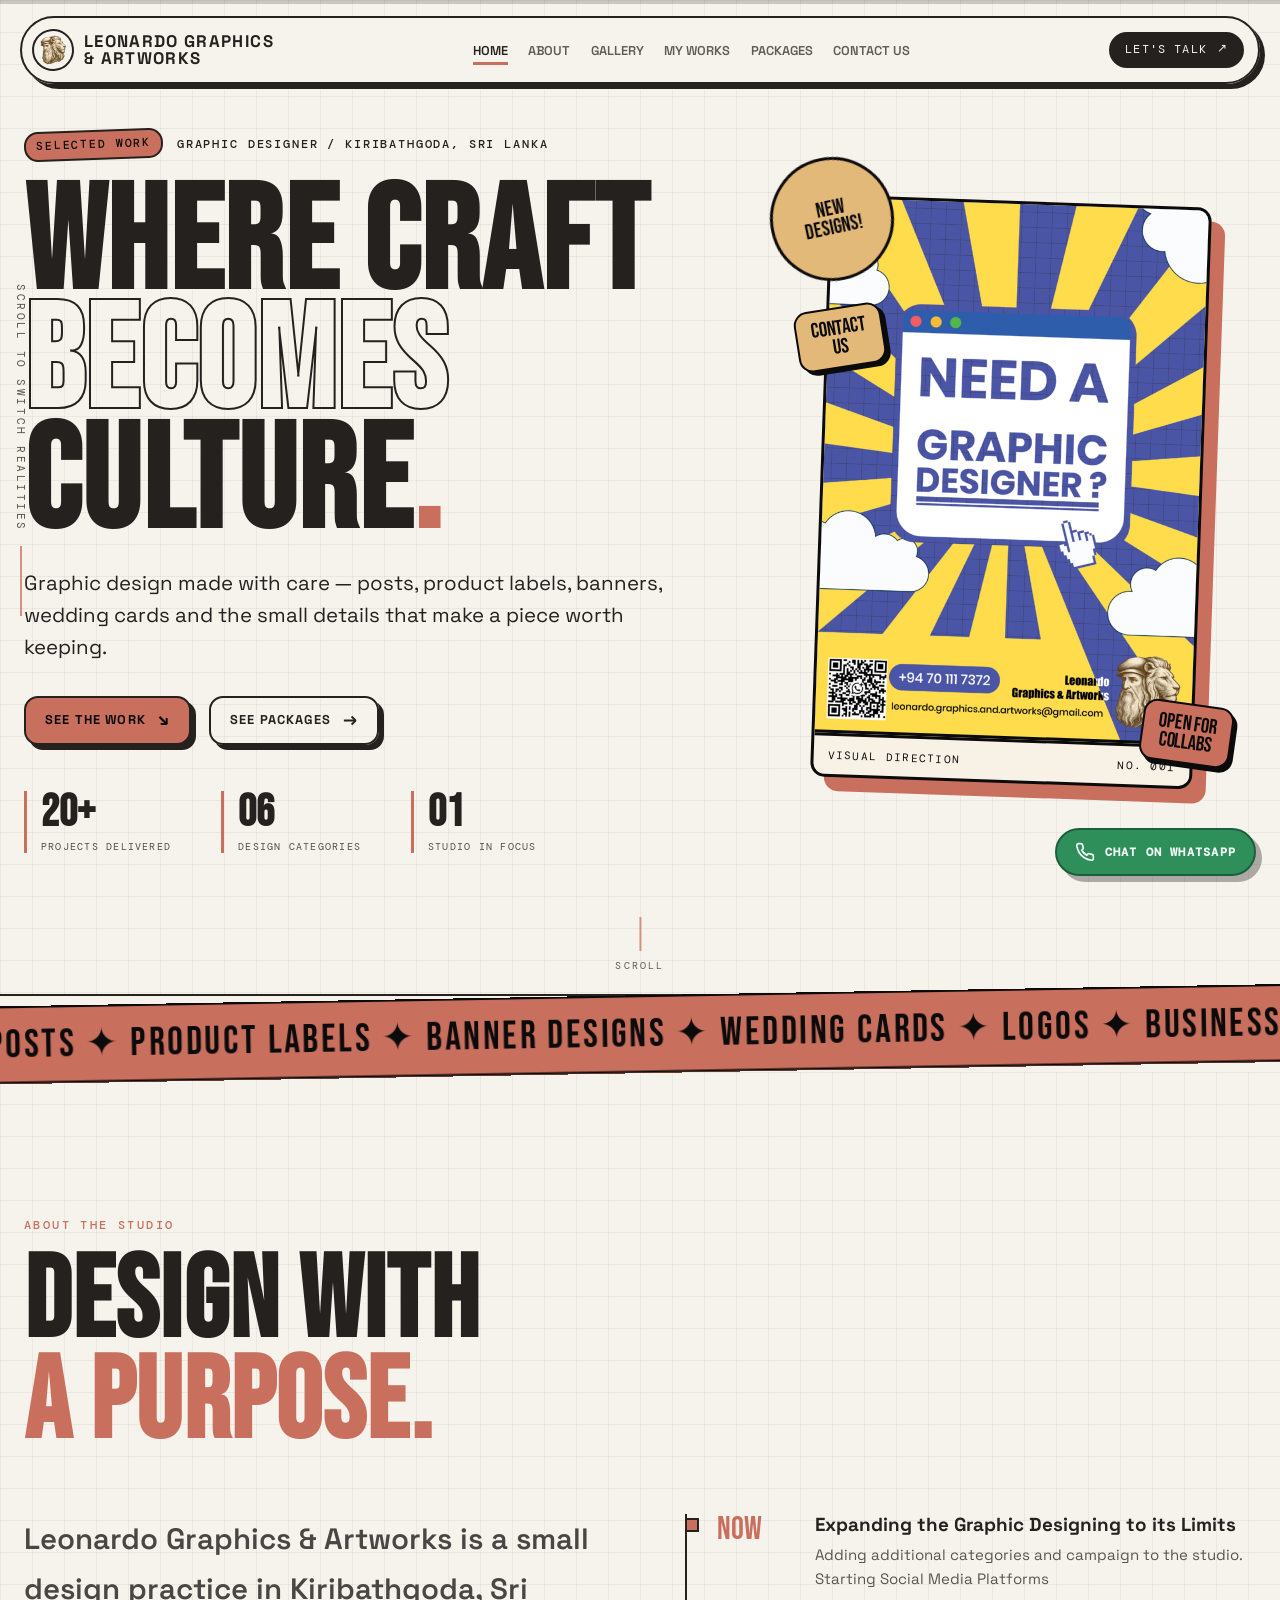
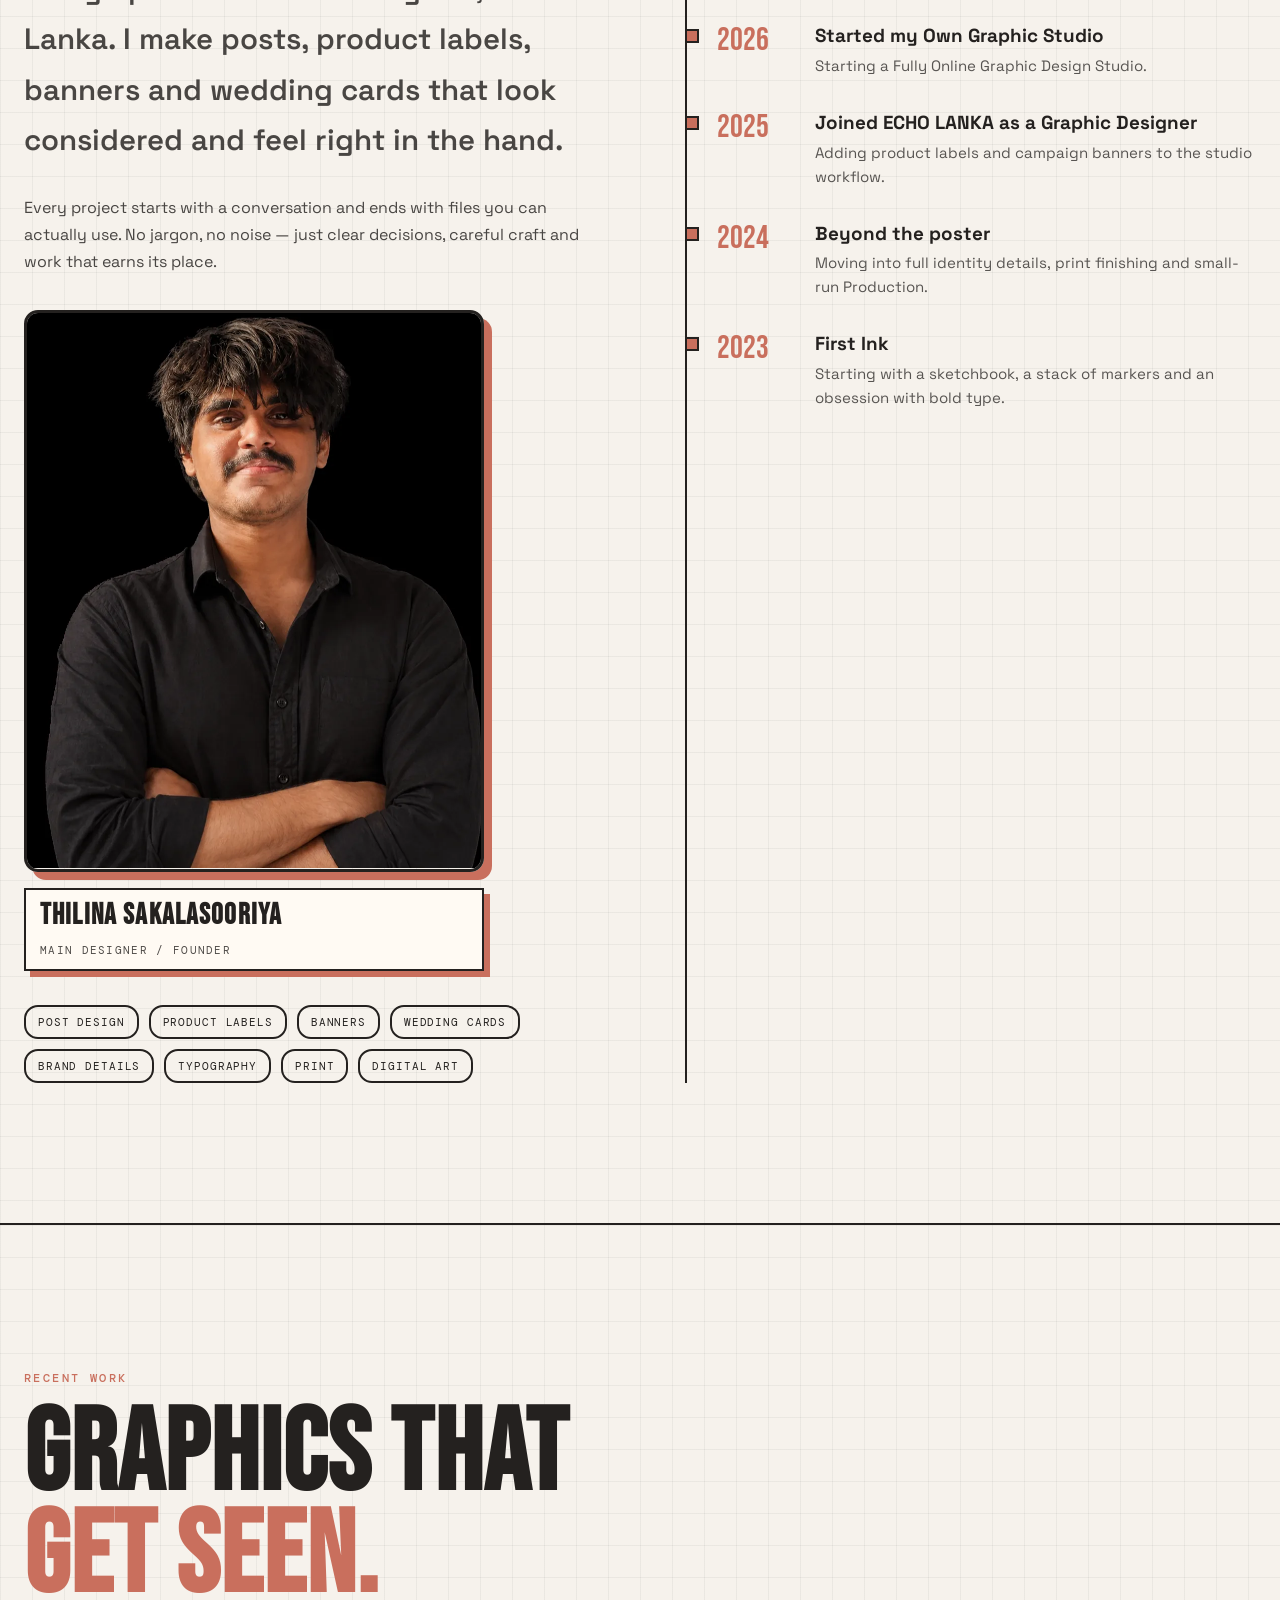
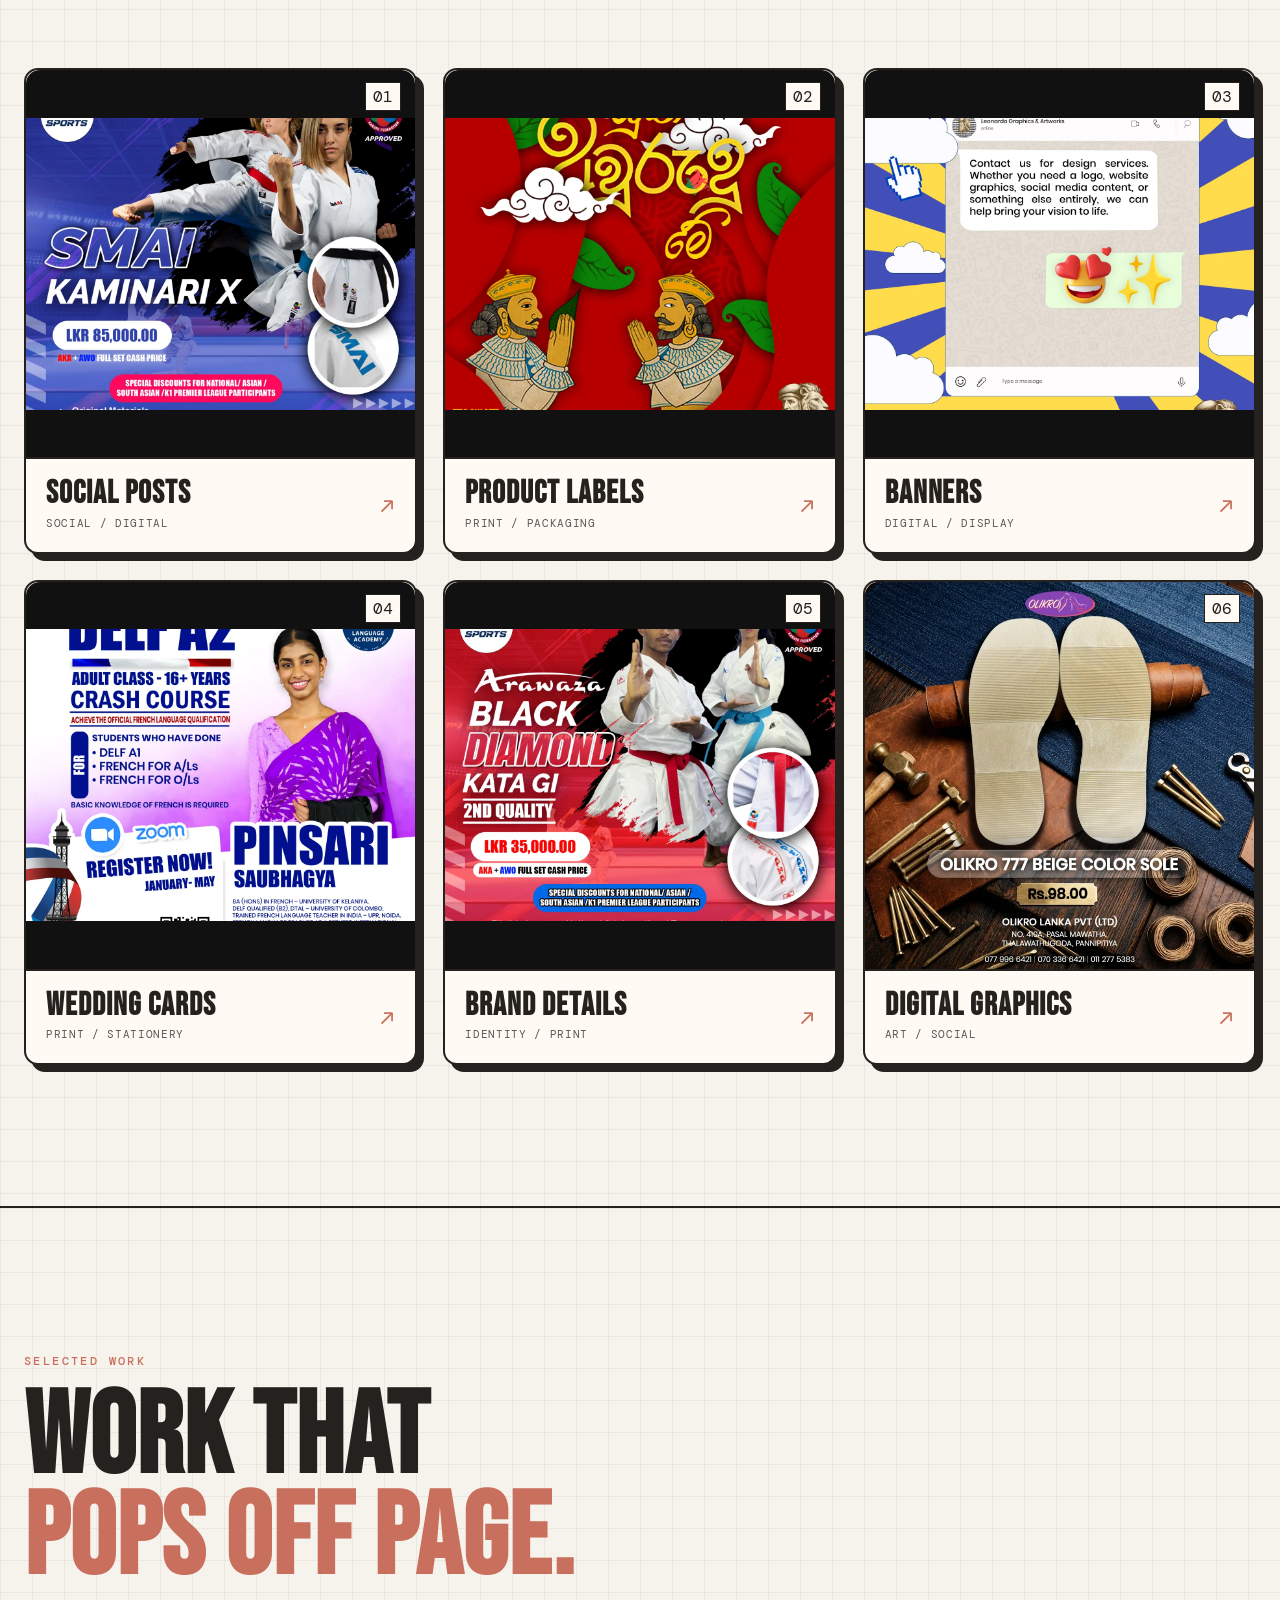
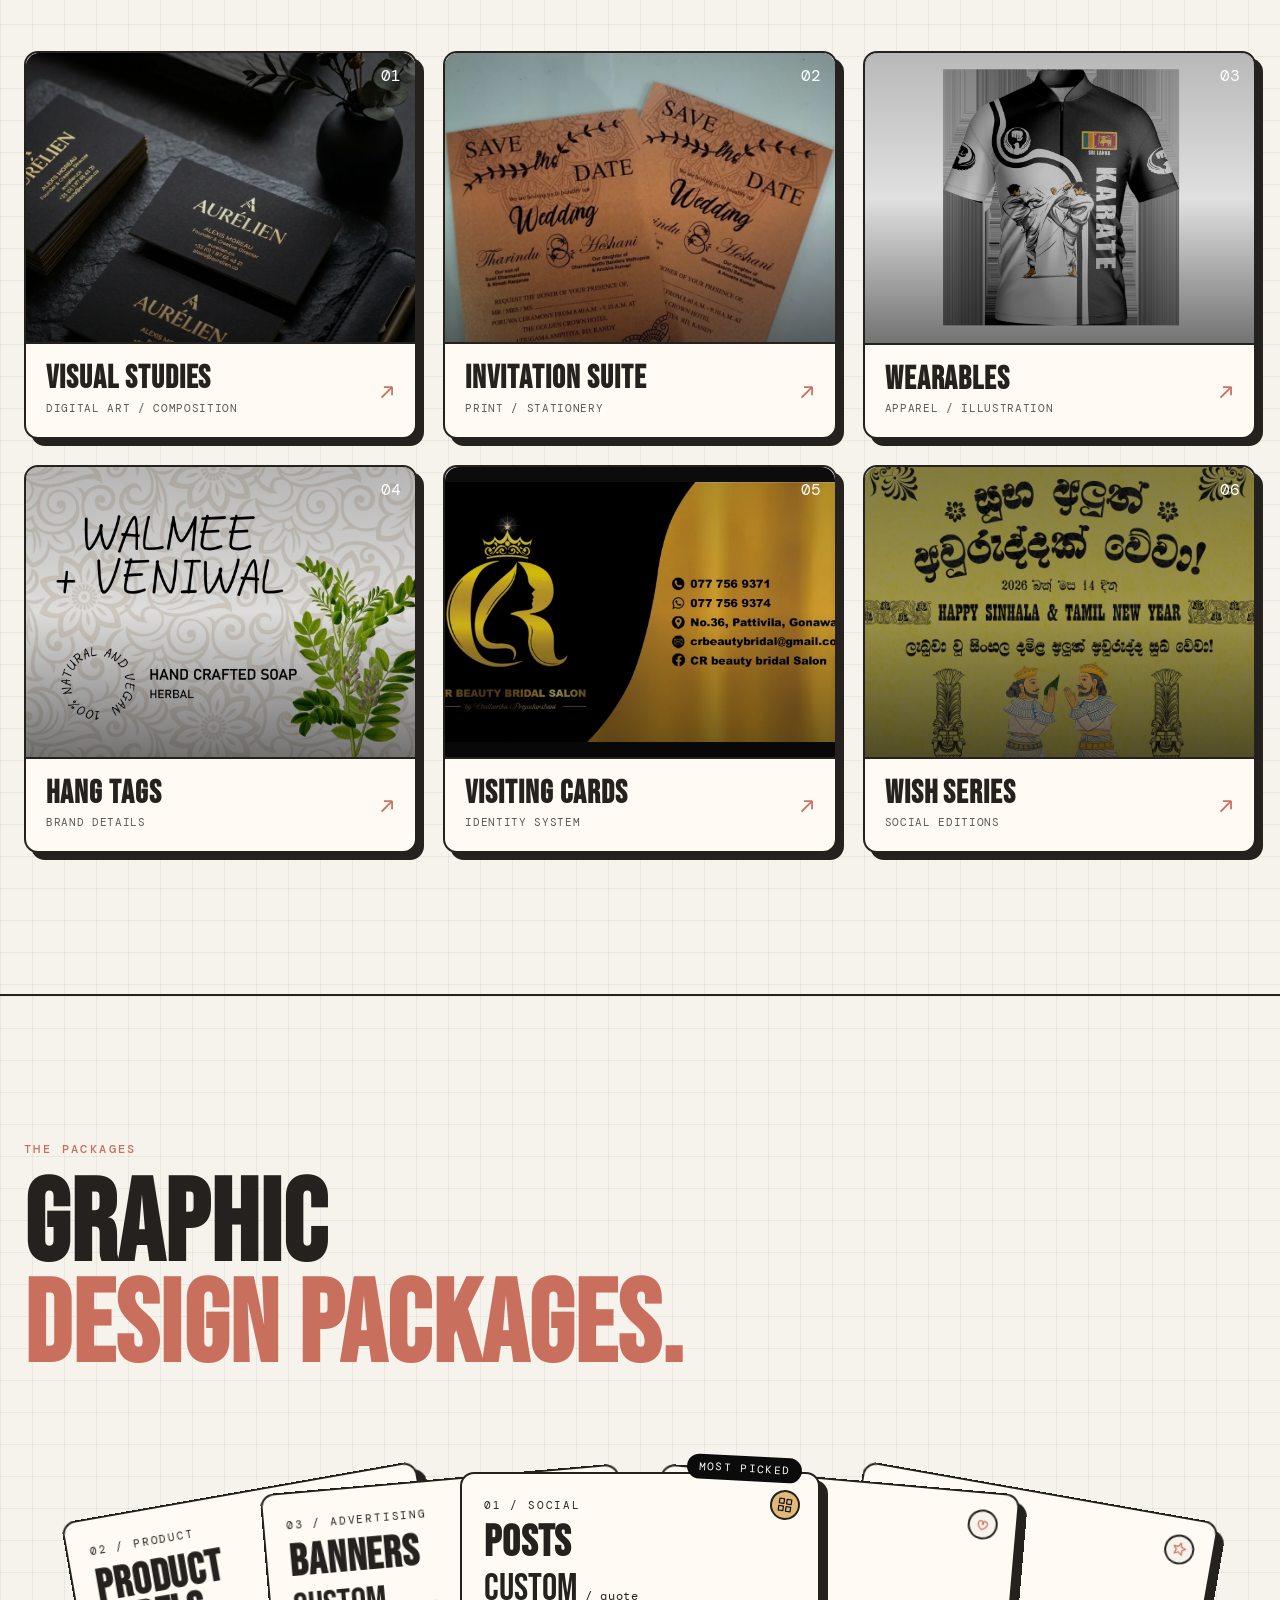
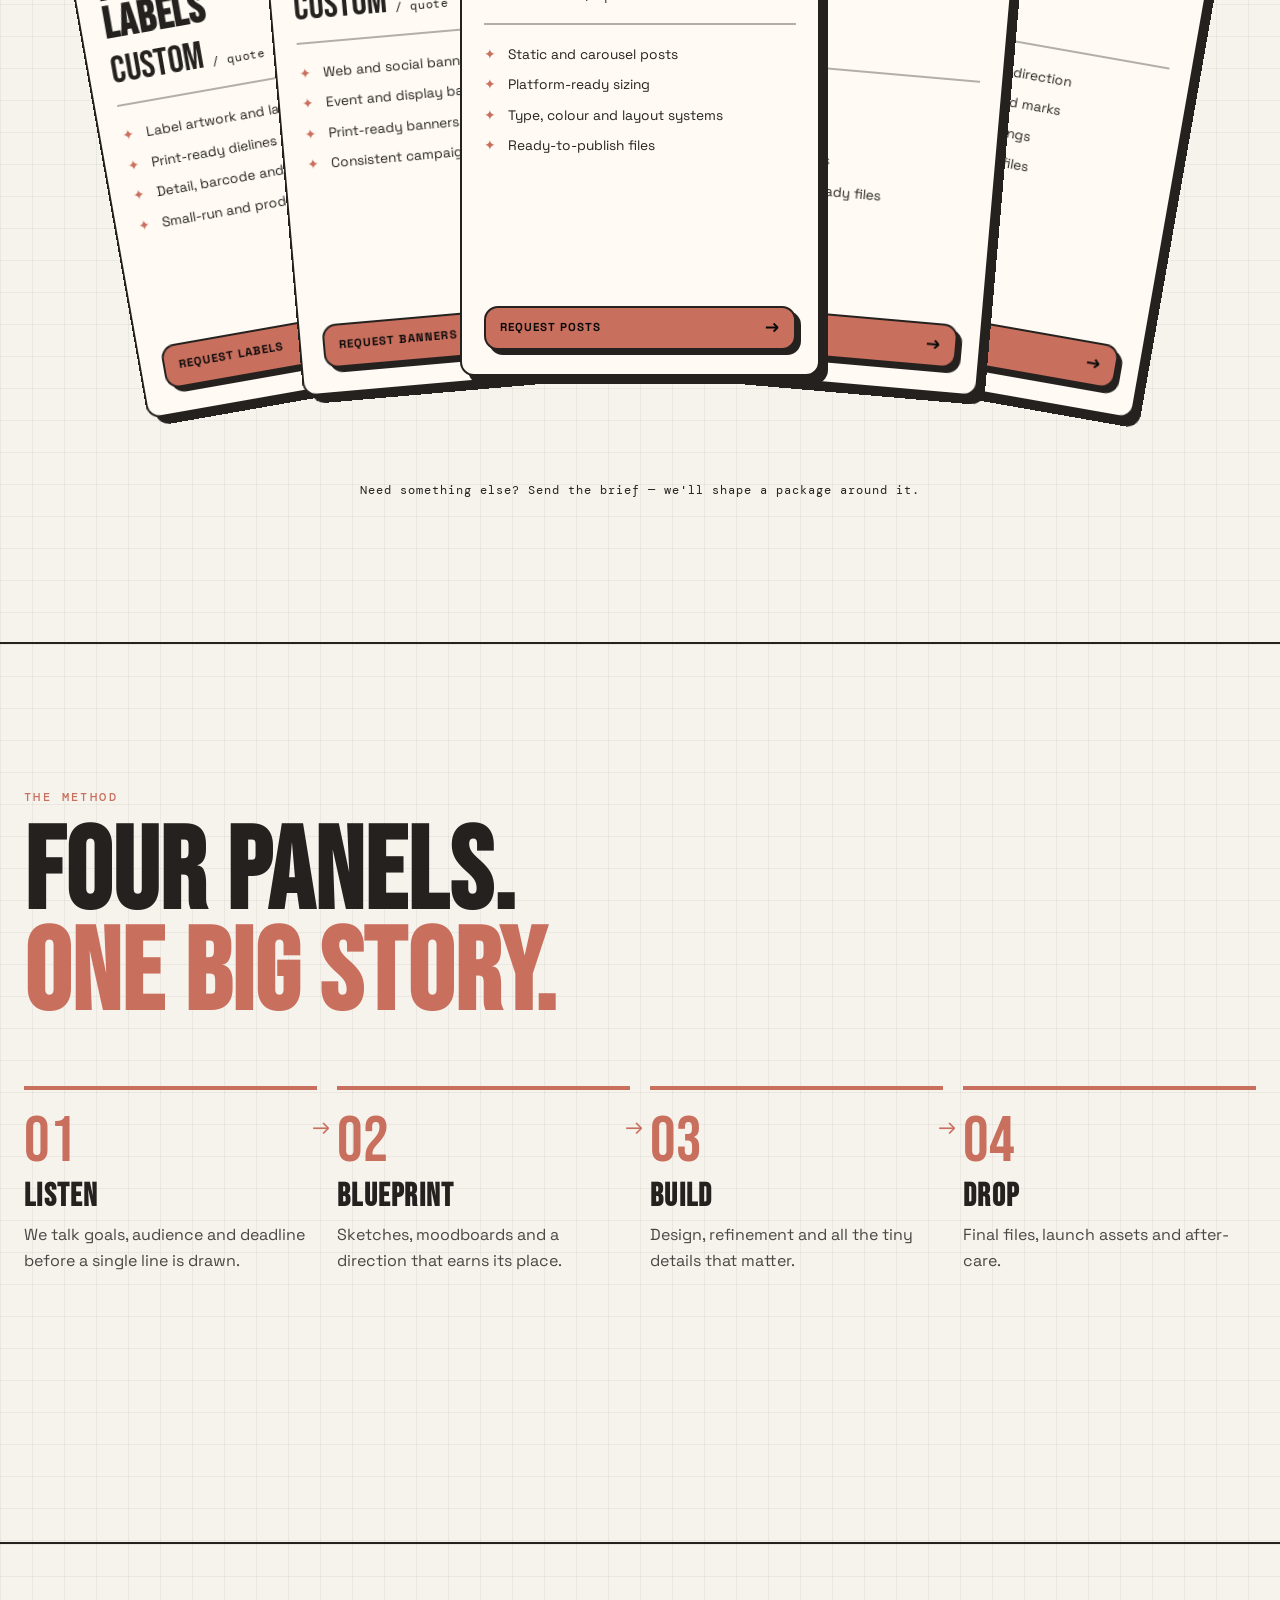
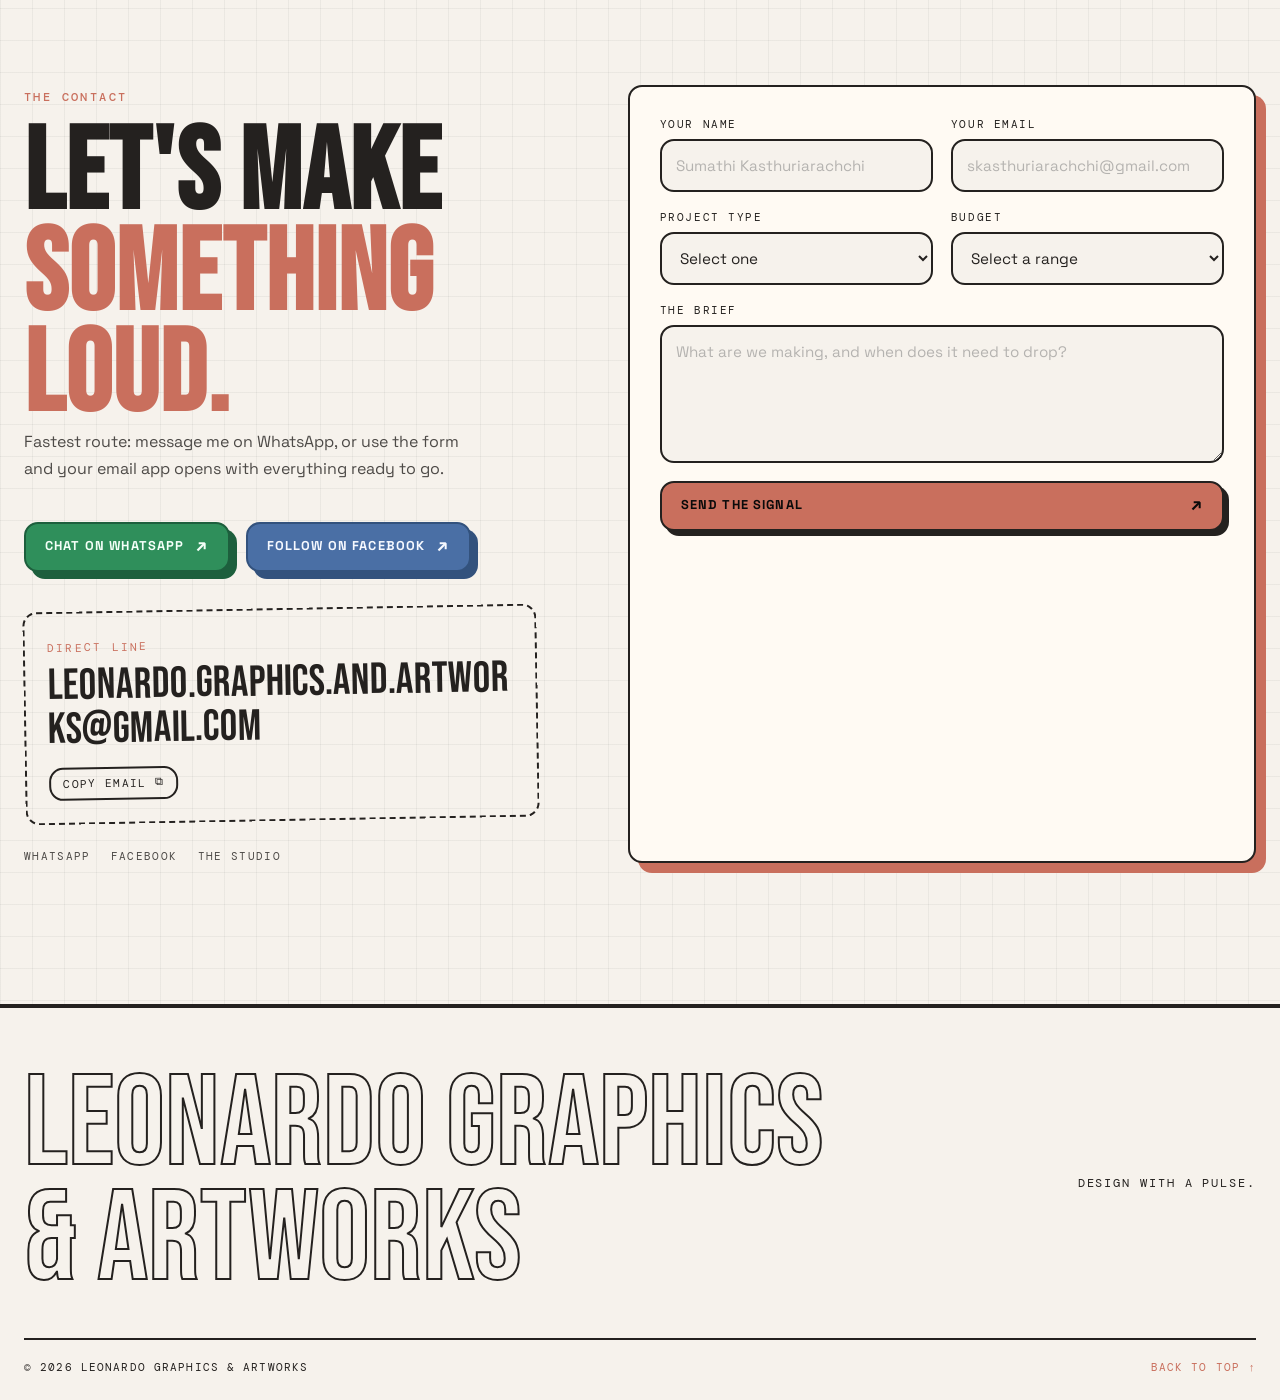
<file: index.html>
<!doctype html>
<html lang="en" data-theme="red">
<head>
  <meta charset="utf-8">
  <meta name="viewport" content="width=device-width, initial-scale=1">
  <meta name="description" content="LEONARDO — graphic design See the work and ask about your project.">
  <meta name="theme-color" content="#f6f2ec">
  <title>Leonardo Graphics & Artworks</title>
  <link rel="icon" type="image/webp" href="assets/images/mark.webp">
  <link rel="preconnect" href="https://fonts.googleapis.com">
  <link rel="preconnect" href="https://fonts.gstatic.com" crossorigin>
  <link href="https://fonts.googleapis.com/css2?family=Bebas+Neue&family=DM+Mono:wght@400;500&family=Space+Grotesk:wght@400;500;600;700&display=swap" rel="stylesheet">
  <link rel="stylesheet" href="css/template.css?v=2">
  <script src="js/main.js?v=2" defer></script>
</head>
<body>
  <a class="skip-link" href="#main">SKIP TO CONTENT</a>
  <div class="page-progress" aria-hidden="true"><span></span></div>

  <header class="nav" id="nav">
    <a class="logo" href="#home" aria-label="Leonardo Graphics home">
      <img class="logo-mark" src="assets/images/mark.webp" alt="" width="42" height="42">
      <span class="logo-text">LEONARDO GRAPHICS <br> & ARTWORKS</span>
    </a>
    <nav class="nav-links" id="nav-links" aria-label="Main navigation">
      <a href="#home" data-link="home">HOME</a>
      <a href="#letter" data-link="letter">ABOUT</a>
      <a href="#gallery" data-link="gallery">GALLERY</a>
      <a href="#work" data-link="work">MY WORKS</a>
      <a href="#packages" data-link="packages">PACKAGES</a>
      <a href="#contact" data-link="contact">CONTACT US</a>
    </nav>
    <a class="nav-cta" href="#contact">LET'S TALK <span>↗</span></a>
    <button class="menu-toggle" id="menu-toggle" type="button" aria-label="Open menu" aria-expanded="false" aria-controls="nav-links"><span></span><span></span></button>
  </header>

  <div class="side-rail" aria-hidden="true"><span>SCROLL TO SWITCH REALITIES</span><i></i></div>

  <main id="main">
    <section class="chapter hero" id="home" data-theme="red" data-nav="home">
      <div class="hero-grid">
        <div class="hero-copy">
          <div class="eyebrow reveal">
            <span class="issue-tag">SELECTED WORK</span>
            <span>GRAPHIC DESIGNER / KIRIBATHGODA, SRI LANKA</span>
          </div>
          <h1 class="hero-title reveal" style="--delay: 80ms">
            <span>WHERE CRAFT</span>
            <span class="outline">BECOMES</span>
            <span>CULTURE<i class="dot">.</i></span>
          </h1>
          <p class="hero-sub reveal" style="--delay: 160ms">Graphic design made with care — posts, product labels, banners, wedding cards and the small details that make a piece worth keeping.</p>
          <div class="hero-actions reveal" style="--delay: 240ms">
            <a class="btn" href="#gallery">SEE THE WORK <span>↘</span></a>
            <a class="btn btn-ghost" href="#packages">SEE PACKAGES <span>→</span></a>
          </div>
          <div class="stats reveal" style="--delay: 320ms">
            <div><strong>20+</strong><span>PROJECTS DELIVERED</span></div>
            <div><strong>06</strong><span>DESIGN CATEGORIES</span></div>
            <div><strong>01</strong><span>STUDIO IN FOCUS</span></div>
          </div>
        </div>

        <div class="hero-visual reveal" style="--delay: 200ms">
          <div class="burst" aria-hidden="true">NEW<br>DESIGNS!</div>
          <div class="portrait-card">
            <img class="portrait-img" src="assets/images/my-banner.png" alt="Featured artwork from the Leonardo studio" width="620" height="877">
            <div class="portrait-caption"><span>VISUAL DIRECTION</span><span>NO. 001</span></div>
          </div>
          <div class="sticker sticker-one" aria-hidden="true">OPEN FOR<br>COLLABS</div>
          <div class="sticker sticker-two" aria-hidden="true">CONTACT<br>US</div>
        </div>
      </div>
      <a class="scroll-cue" href="#letter" aria-label="Scroll to the editor's letter"><span></span>SCROLL</a>
    </section>

    <div class="marquee" aria-hidden="true">
      <div class="marquee-track">
        <span>POSTS ✦ PRODUCT LABELS ✦ BANNER DESIGNS ✦ WEDDING CARDS ✦ LOGOS ✦ BUSINESS CARDS ✦&nbsp;</span>
        <span>SHIRT DESIGNS ✦ LEAFLETS ✦ LETTERHEADS ✦ IMAGE RESTORATIONS ✦ PHOTO EDITING ✦ PVC ID CARDS ✦&nbsp;</span>
      </div>
    </div>

    <section class="chapter" id="letter" data-theme="violet" data-nav="letter">
      <div class="section-head reveal">
        <span class="chapter-no">ABOUT THE STUDIO</span>
        <h2>DESIGN WITH<br><em>A PURPOSE.</em></h2>
      </div>
      <div class="career-grid">
        <div class="story reveal">
          <p class="lead">Leonardo Graphics &amp; Artworks is a small design practice in Kiribathgoda, Sri Lanka. I make posts, product labels, banners and wedding cards that look considered and feel right in the hand.</p>
          <p>Every project starts with a conversation and ends with files you can actually use. No jargon, no noise — just clear decisions, careful craft and work that earns its place.</p>
          <img class="editor-image" src="assets/images/editor.webp" alt="Thilina, main designer at Leonardo Graphics &amp; Artworks" loading="lazy" width="900" height="1100">
          <div class="editor-caption">
            <strong>THILINA SAKALASOORIYA</strong><br>
            <span>MAIN DESIGNER / FOUNDER</span>
          </div>
          <div class="skills" aria-label="Services">
            <span>POST DESIGN</span><span>PRODUCT LABELS</span><span>BANNERS</span><span>WEDDING CARDS</span><span>BRAND DETAILS</span><span>TYPOGRAPHY</span><span>PRINT</span><span>DIGITAL ART</span>
          </div>
        </div>
        <ol class="timeline reveal" style="--delay: 120ms">
          <li><span class="year">NOW</span><div><h3>Expanding the Graphic Designing to its Limits</h3><p>Adding additional categories and campaign to the studio. Starting Social Media Platforms</p></div></li>
          <li><span class="year">2026</span><div><h3>Started my Own Graphic Studio</h3><p>Starting a Fully Online Graphic Design Studio.</p></div></li>
          <li><span class="year">2025</span><div><h3>Joined ECHO LANKA as a Graphic Designer</h3><p>Adding product labels and campaign banners to the studio workflow.</p></div></li>
          <li><span class="year">2024</span><div><h3>Beyond the poster</h3><p>Moving into full identity details, print finishing and small-run Production.</p></div></li>
          <li><span class="year">2023</span><div><h3>First Ink</h3><p>Starting with a sketchbook, a stack of markers and an obsession with bold type.</p></div></li>
        </ol>
      </div>
    </section>

    <section class="chapter" id="gallery" data-theme="blue" data-nav="gallery">
      <div class="section-head reveal">
        <span class="chapter-no">RECENT WORK</span>
        <h2>GRAPHICS THAT<br><em>GET SEEN.</em></h2>
      </div>
      <div class="work-grid journal-grid">
        <a class="work-card journal-card reveal" href="story.html?id=the-art-of-seeing">
          <div class="work-art"><img src="assets/images/story-01.webp" alt="Social post design" loading="lazy" width="1200" height="900"><i>01</i></div>
          <div class="work-info"><h3>Social Posts</h3><p>SOCIAL / DIGITAL</p><span class="arrow">↗</span></div>
        </a>
        <a class="work-card journal-card reveal" style="--delay: 60ms" href="story.html?id=quiet-objects">
          <div class="work-art"><img src="assets/images/story-02.webp" alt="Product label design" loading="lazy" width="1200" height="900"><i>02</i></div>
          <div class="work-info"><h3>Product Labels</h3><p>PRINT / PACKAGING</p><span class="arrow">↗</span></div>
        </a>
        <a class="work-card journal-card reveal" style="--delay: 120ms" href="story.html?id=studio-restraint">
          <div class="work-art"><img src="assets/images/story-03.webp" alt="Banner design" loading="lazy" width="1200" height="900"><i>03</i></div>
          <div class="work-info"><h3>Banners</h3><p>DIGITAL / DISPLAY</p><span class="arrow">↗</span></div>
        </a>
        <a class="work-card journal-card reveal" href="story.html?id=color-considered">
          <div class="work-art"><img src="assets/images/story-04.webp" alt="Wedding card design" loading="lazy" width="1200" height="900"><i>04</i></div>
          <div class="work-info"><h3>Wedding Cards</h3><p>PRINT / STATIONERY</p><span class="arrow">↗</span></div>
        </a>
        <a class="work-card journal-card reveal" style="--delay: 60ms" href="story.html?id=the-paper-test">
          <div class="work-art"><img src="assets/images/story-05.webp" alt="Brand detail design" loading="lazy" width="1200" height="900"><i>05</i></div>
          <div class="work-info"><h3>Brand Details</h3><p>IDENTITY / PRINT</p><span class="arrow">↗</span></div>
        </a>
        <a class="work-card journal-card reveal" style="--delay: 120ms" href="story.html?id=making-it-last">
          <div class="work-art"><img src="assets/images/story-06.webp" alt="Digital graphic design" loading="lazy" width="750" height="750"><i>06</i></div>
          <div class="work-info"><h3>Digital Graphics</h3><p>ART / SOCIAL</p><span class="arrow">↗</span></div>
        </a>
      </div>
    </section>

    <section class="chapter" id="work" data-theme="lime" data-nav="work">
      <div class="section-head reveal">
        <span class="chapter-no">SELECTED WORK</span>
        <h2>WORK THAT<br><em>POPS OFF PAGE.</em></h2>
      </div>
      <div class="work-grid">
        <a class="work-card reveal" href="story.html?id=the-art-of-seeing">
          <div class="work-art"><img src="assets/images/gallery-01.webp" alt="Visual studies artwork" loading="lazy" width="900" height="900"><i>01</i></div>
          <div class="work-info"><h3>Visual Studies</h3><p>DIGITAL ART / COMPOSITION</p><span class="arrow">↗</span></div>
        </a>
        <a class="work-card reveal" style="--delay: 60ms" href="story.html?id=quiet-objects">
          <div class="work-art"><img src="assets/images/gallery-02.webp" alt="Invitation design" loading="lazy" width="900" height="900"><i>02</i></div>
          <div class="work-info"><h3>Invitation Suite</h3><p>PRINT / STATIONERY</p><span class="arrow">↗</span></div>
        </a>
        <a class="work-card reveal" style="--delay: 120ms" href="story.html?id=the-paper-test">
          <div class="work-art"><img src="assets/images/gallery-03.webp" alt="T-shirt design" loading="lazy" width="1200" height="900"><i>03</i></div>
          <div class="work-info"><h3>Wearables</h3><p>APPAREL / ILLUSTRATION</p><span class="arrow">↗</span></div>
        </a>
        <a class="work-card reveal" href="story.html?id=color-considered">
          <div class="work-art"><img src="assets/images/gallery-04.webp" alt="Hang tag design" loading="lazy" width="1200" height="900"><i>04</i></div>
          <div class="work-info"><h3>Hang Tags</h3><p>BRAND DETAILS</p><span class="arrow">↗</span></div>
        </a>
        <a class="work-card reveal" style="--delay: 60ms" href="story.html?id=making-it-last">
          <div class="work-art"><img src="assets/images/gallery-05.webp" alt="Visiting card design" loading="lazy" width="1200" height="800"><i>05</i></div>
          <div class="work-info"><h3>Visiting Cards</h3><p>IDENTITY SYSTEM</p><span class="arrow">↗</span></div>
        </a>
        <a class="work-card reveal" style="--delay: 120ms" href="story.html?id=studio-restraint">
          <div class="work-art"><img src="assets/images/gallery-06.webp" alt="Wish series poster design" loading="lazy" width="900" height="1100"><i>06</i></div>
          <div class="work-info"><h3>Wish Series</h3><p>SOCIAL EDITIONS</p><span class="arrow">↗</span></div>
        </a>
      </div>
    </section>

    <section class="chapter" id="packages" data-theme="orange" data-nav="packages">
      <div class="section-head reveal">
        <span class="chapter-no">THE PACKAGES</span>
        <h2>GRAPHIC<br><em>DESIGN PACKAGES.</em></h2>
      </div>
      <div class="packages-grid">
        <article class="package featured reveal">
          <span class="ribbon">MOST PICKED</span>
          <span class="package-no">01 / SOCIAL</span>
          <span class="package-icon" aria-hidden="true"><svg viewBox="0 0 24 24"><rect x="3" y="3" width="7" height="7"/><rect x="14" y="3" width="7" height="7"/><rect x="3" y="14" width="7" height="7"/><rect x="14" y="14" width="7" height="7"/></svg></span>
          <h3>Posts</h3>
          <p class="price">CUSTOM<span>/ quote</span></p>
          <div class="package-line"></div>
          <ul><li>Static and carousel posts</li><li>Platform-ready sizing</li><li>Type, colour and layout systems</li><li>Ready-to-publish files</li></ul>
          <a class="btn btn-full" href="#contact">REQUEST POSTS <span>→</span></a>
        </article>
        <article class="package reveal" style="--delay: 100ms">
          <span class="package-no">02 / PRODUCT</span>
          <span class="package-icon" aria-hidden="true"><svg viewBox="0 0 24 24"><path d="M3 12V4h8l10 10-8 8L3 12Z"/><circle cx="7.5" cy="7.5" r="1.3"/></svg></span>
          <h3>Product<br>Labels</h3>
          <p class="price">CUSTOM<span>/ quote</span></p>
          <div class="package-line"></div>
          <ul><li>Label artwork and layout</li><li>Print-ready dielines</li><li>Detail, barcode and spacing cleanup</li><li>Small-run and production files</li></ul>
          <a class="btn btn-full" href="#contact">REQUEST LABELS <span>→</span></a>
        </article>
        <article class="package reveal" style="--delay: 200ms">
          <span class="package-no">03 / ADVERTISING</span>
          <span class="package-icon" aria-hidden="true"><svg viewBox="0 0 24 24"><path d="M5 3v18"/><path d="M5 5h13l-2.5 3.5L18 12H5"/></svg></span>
          <h3>Banners</h3>
          <p class="price">CUSTOM<span>/ quote</span></p>
          <div class="package-line"></div>
          <ul><li>Web and social banners</li><li>Event and display banners</li><li>Print-ready banners</li><li>Consistent campaign systems</li></ul>
          <a class="btn btn-full" href="#contact">REQUEST BANNERS <span>→</span></a>
        </article>
        <article class="package reveal" style="--delay: 300ms">
          <span class="package-no">04 / CELEBRATION</span>
          <span class="package-icon" aria-hidden="true"><svg viewBox="0 0 24 24"><path d="M12 20s-7-4.4-7-9a4 4 0 0 1 7-2.6A4 4 0 0 1 19 11c0 4.6-7 9-7 9Z"/><circle cx="12" cy="11" r="1"/></svg></span>
          <h3>Wedding<br>Cards</h3>
          <p class="price">CUSTOM<span>/ quote</span></p>
          <div class="package-line"></div>
          <ul><li>Invitation suites</li><li>Save-the-date cards</li><li>RSVP and insert cards</li><li>Envelope and print-ready files</li></ul>
          <a class="btn btn-full" href="#contact">REQUEST CARDS <span>→</span></a>
        </article>
        <article class="package reveal" style="--delay: 400ms">
          <span class="package-no">05 / IDENTITY</span>
          <span class="package-icon" aria-hidden="true"><svg viewBox="0 0 24 24"><path d="M12 2l2.6 6.1 6.6.5-5 4.3 1.6 6.4L12 15.8 6.2 19.3l1.6-6.4-5-4.3 6.6-.5L12 2Z"/></svg></span>
          <h3>Logos</h3>
          <p class="price">CUSTOM<span>/ quote</span></p>
          <div class="package-line"></div>
          <ul><li>Logo concepts and direction</li><li>Primary and simplified marks</li><li>Colour and type pairings</li><li>Ready-to-use brand files</li></ul>
          <a class="btn btn-full" href="#contact">REQUEST LOGOS <span>→</span></a>
        </article>
      </div>
      <p class="packages-note reveal">Need something else? Send the brief — we'll shape a package around it.</p>
    </section>

    <section class="chapter process" data-theme="black" data-nav="process">
      <div class="section-head reveal">
        <span class="chapter-no">THE METHOD</span>
        <h2>FOUR PANELS.<br><em>ONE BIG STORY.</em></h2>
      </div>
      <div class="process-steps">
        <div class="step reveal"><span>01</span><h3>LISTEN</h3><p>We talk goals, audience and deadline before a single line is drawn.</p></div>
        <div class="step reveal" style="--delay: 80ms"><span>02</span><h3>BLUEPRINT</h3><p>Sketches, moodboards and a direction that earns its place.</p></div>
        <div class="step reveal" style="--delay: 160ms"><span>03</span><h3>BUILD</h3><p>Design, refinement and all the tiny details that matter.</p></div>
        <div class="step reveal" style="--delay: 240ms"><span>04</span><h3>DROP</h3><p>Final files, launch assets and after-care.</p></div>
      </div>
    </section>

    <section class="chapter contact" id="contact" data-theme="red" data-nav="contact">
      <div class="contact-grid">
        <div class="contact-copy reveal">
          <span class="chapter-no">THE CONTACT</span>
          <h2>LET'S MAKE<br><em>SOMETHING LOUD.</em></h2>
          <p>Fastest route: message me on WhatsApp, or use the form and your email app opens with everything ready to go.</p>
          <div class="contact-buttons">
            <a class="btn whatsapp-cta" href="https://wa.me/94701117372?text=Hi%20Thilina%2C%20I%27d%20like%20to%20discuss%20a%20design%20project." target="_blank" rel="noopener">CHAT ON WHATSAPP <span>↗</span></a>
            <a class="btn facebook-cta" href="https://www.facebook.com/profile.php?id=61586692315876" target="_blank" rel="noopener">FOLLOW ON FACEBOOK <span>↗</span></a>
          </div>
          <div class="direct-card">
            <span class="direct-label">DIRECT LINE</span>
            <a id="contactEmail" href="mailto:leonardo.graphics.and.artworks@gmail.com">leonardo.graphics.and.artworks@gmail.com</a>
            <button class="copy-btn" type="button" data-copy="contactEmail">COPY EMAIL <span>⧉</span></button>
          </div>
          <div class="social-row">
            <a href="https://wa.me/94701117372" target="_blank" rel="noopener">WHATSAPP</a>
            <a href="https://www.facebook.com/profile.php?id=61586692315876" target="_blank" rel="noopener">FACEBOOK</a>
            <a href="studio.html">THE STUDIO</a>
          </div>
        </div>

        <form class="contact-form reveal" style="--delay: 120ms" id="contactForm">
          <div class="form-row">
            <label>YOUR NAME<input type="text" name="name" placeholder="Sumathi Kasthuriarachchi" required></label>
            <label>YOUR EMAIL<input type="email" name="email" placeholder="skasthuriarachchi@gmail.com" required></label>
          </div>
          <div class="form-row">
            <label>PROJECT TYPE
              <select name="project" required>
                <option value="" disabled selected>Select one</option>
                <option>Post Design</option>
                <option>Product Label Design</option>
                <option>Logo Design</option>
                <option>Wedding Card Design</option>
                <option>Or Something else</option>
              </select>
            </label>
            <label>BUDGET
              <select name="budget" required>
                <option value="" disabled selected>Select a range</option>
                <option>Under Rs.750</option>
                <option>Rs.750 — Rs.1,000</option>
                <option>Rs.1,000 — Rs.3,500</option>
                <option>Rs.3,500+</option>
              </select>
            </label>
          </div>
          <label>THE BRIEF<textarea name="message" rows="5" placeholder="What are we making, and when does it need to drop?" required></textarea></label>
          <button class="btn btn-send" type="submit">SEND THE SIGNAL <span>↗</span></button>
          <p class="form-status" id="formStatus" role="status" aria-live="polite"></p>
        </form>
      </div>
    </section>
  </main>

  <footer class="footer">
    <div class="footer-top"><span>LEONARDO GRAPHICS<br> & ARTWORKS</span><span>DESIGN WITH A PULSE.</span></div>
    <div class="footer-bottom"><span>© <span id="year">2026</span> LEONARDO GRAPHICS &amp; ARTWORKS</span><a href="#home">BACK TO TOP ↑</a></div>
  </footer>

  <a class="whatsapp-float" href="https://wa.me/94701117372?text=Hi%20Thilina%2C%20I%27d%20like%20to%20discuss%20a%20design%20project." target="_blank" rel="noopener" aria-label="Chat on WhatsApp">
    <svg viewBox="0 0 24 24" aria-hidden="true"><path d="M22 16.92v3a2 2 0 0 1-2.18 2 19.8 19.8 0 0 1-8.63-3.07 19.5 19.5 0 0 1-6-6A19.8 19.8 0 0 1 2.12 4.18 2 2 0 0 1 4.11 2h3a2 2 0 0 1 2 1.72c.13.96.37 1.9.72 2.81a2 2 0 0 1-.45 2.11L8.09 9.91a16 16 0 0 0 6 6l1.27-1.27a2 2 0 0 1 2.11-.45c.91.35 1.85.59 2.81.72A2 2 0 0 1 22 16.92z"/></svg>
    <span>CHAT ON WHATSAPP</span>
  </a>

</body>
</html>
</file>
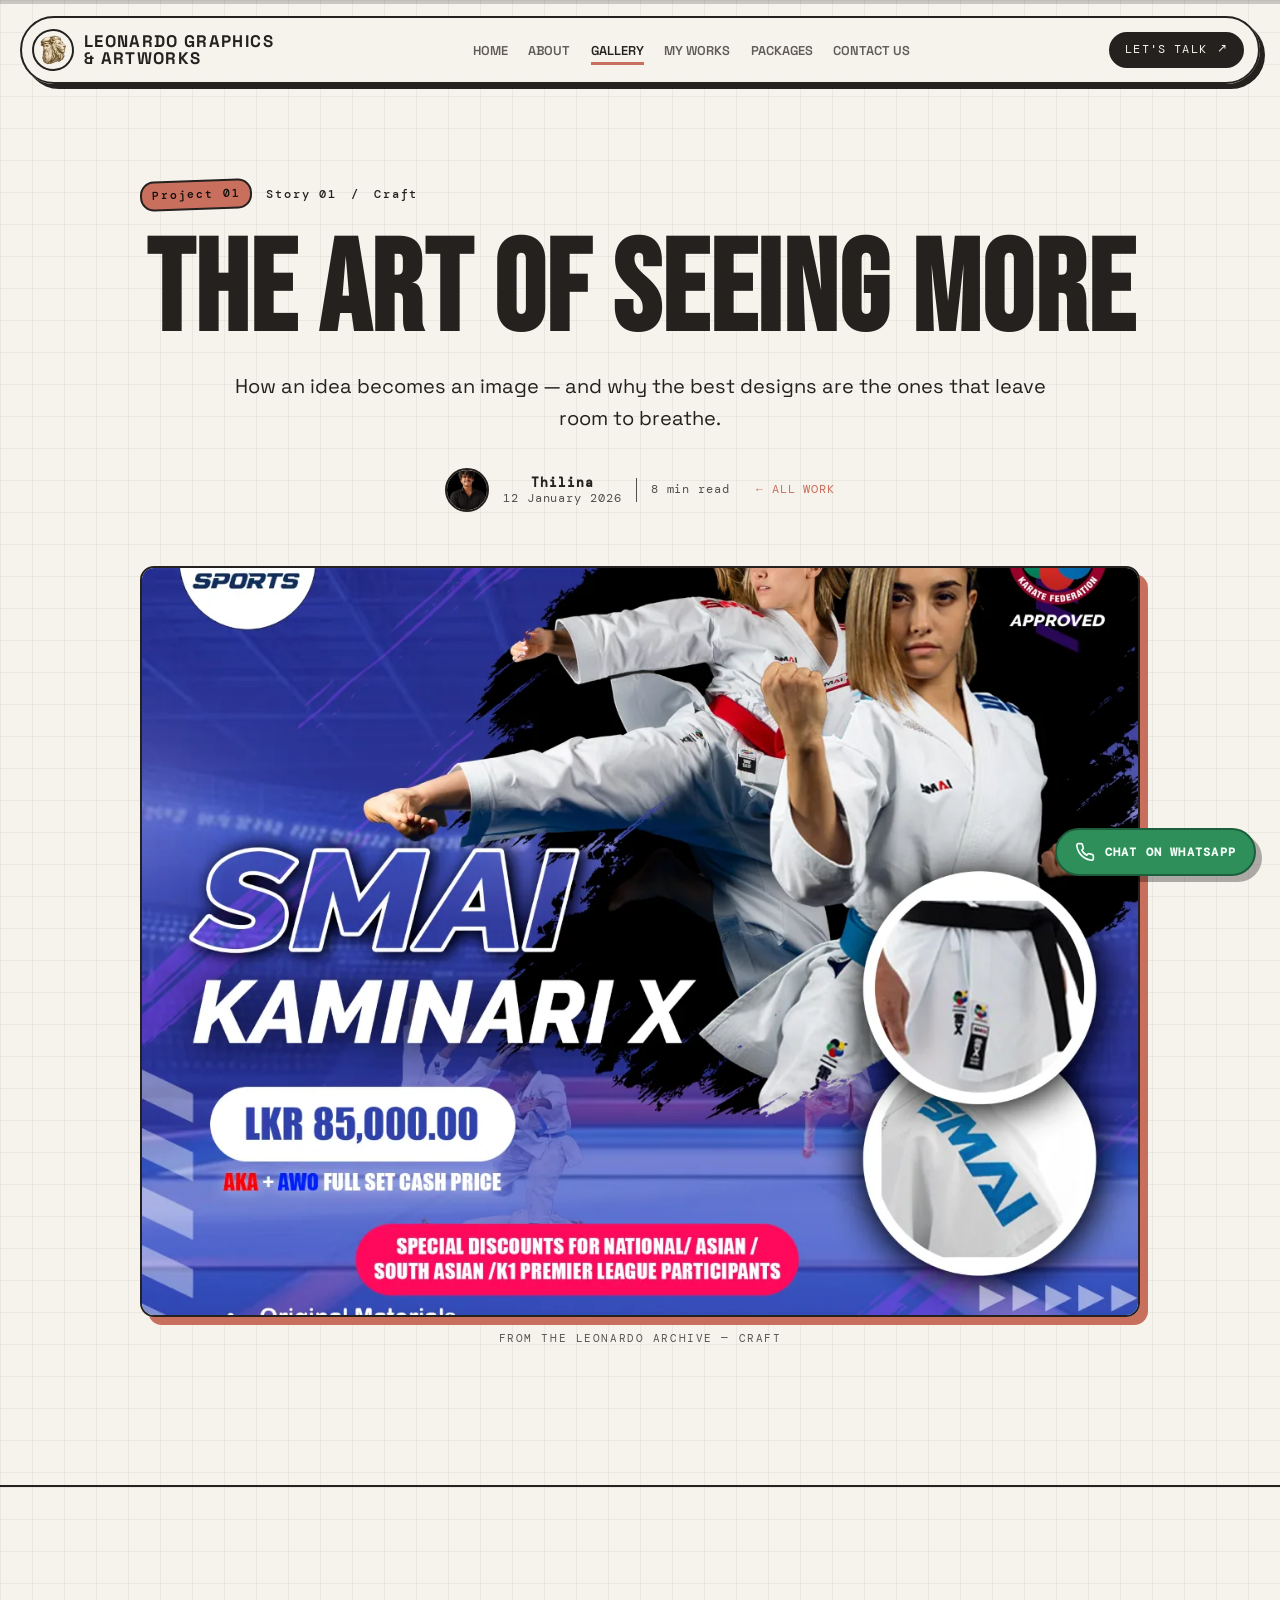
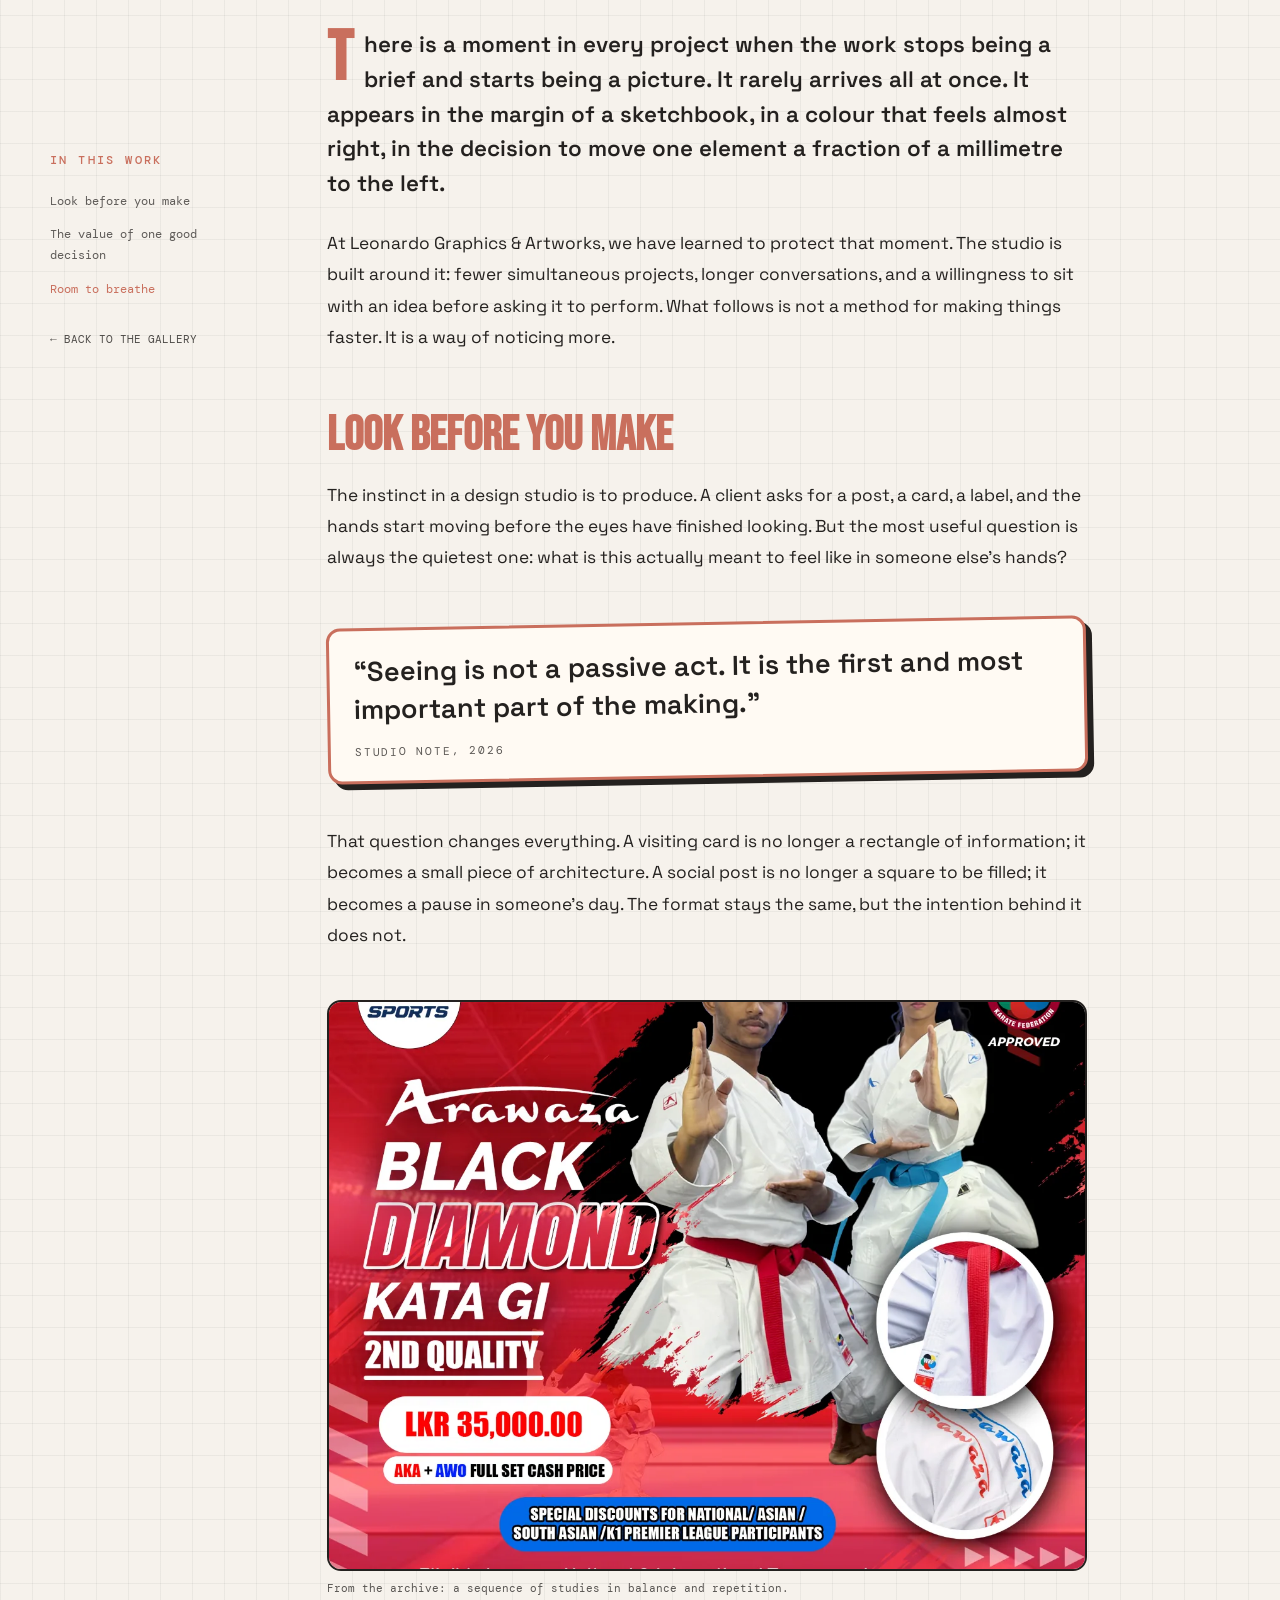
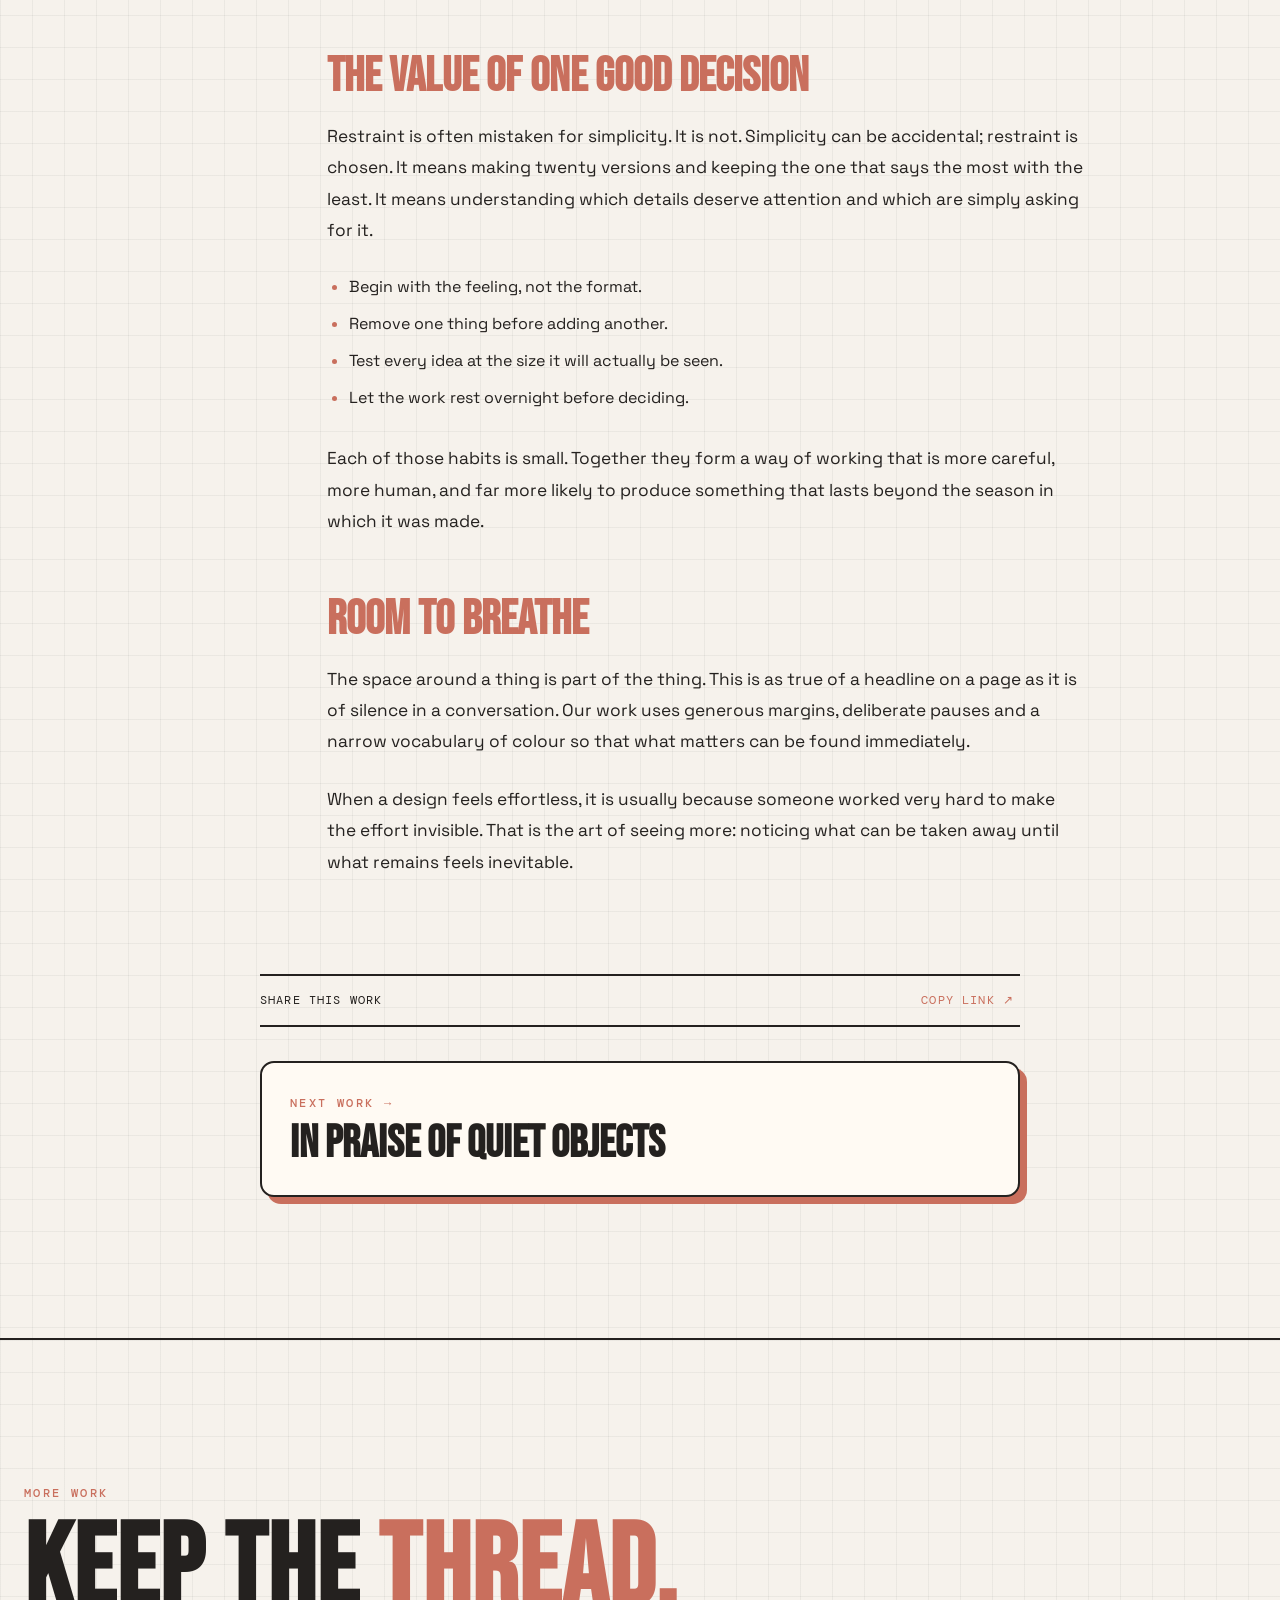
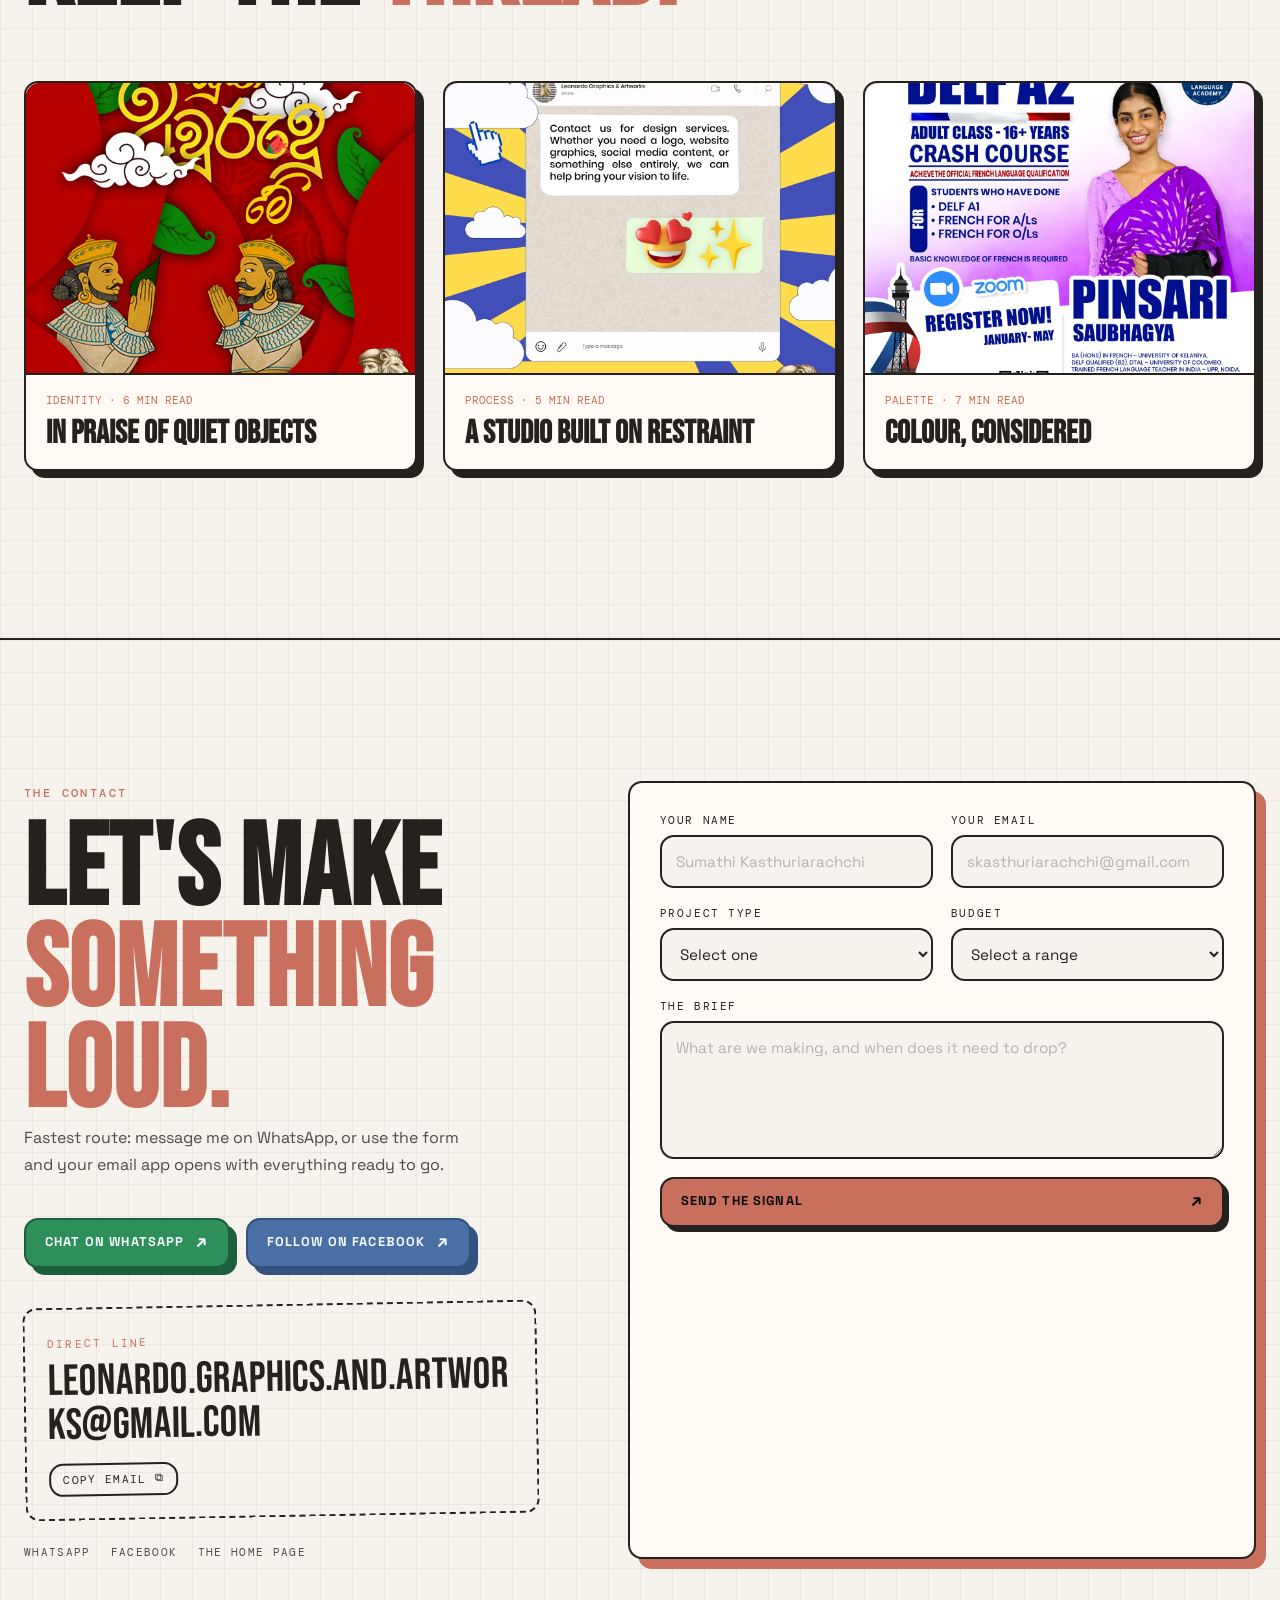
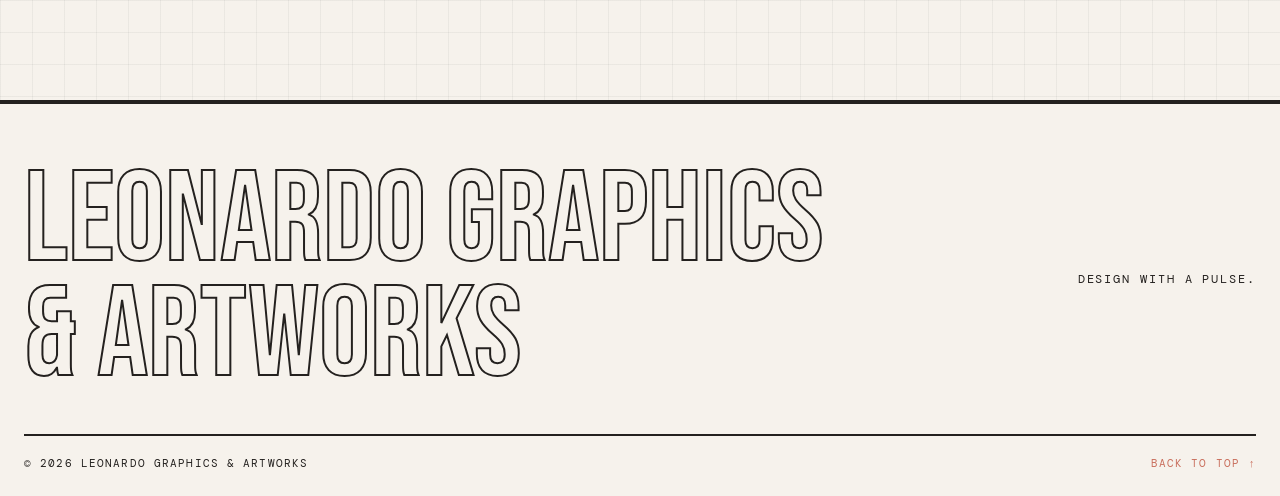
<file: story.html>
<!doctype html>
<html lang="en" data-theme="red">
<head>
  <meta charset="utf-8">
  <meta name="viewport" content="width=device-width, initial-scale=1">
  <meta name="description" content="A closer look at graphic design work from Leonardo Graphics &amp; Artworks.">
  <meta name="theme-color" content="#f6f2ec">
  <title>Work — LEONARDO</title>
  <link rel="icon" type="image/webp" href="assets/images/mark.webp">
  <link rel="preconnect" href="https://fonts.googleapis.com">
  <link rel="preconnect" href="https://fonts.gstatic.com" crossorigin>
  <link href="https://fonts.googleapis.com/css2?family=Bebas+Neue&family=DM+Mono:wght@400;500&family=Space+Grotesk:wght@400;500;600;700&display=swap" rel="stylesheet">
  <link rel="stylesheet" href="css/template.css?v=2">
  <script src="js/main.js?v=2" defer></script>
  <script src="js/stories.js?v=2" defer></script>
  <script src="js/article.js?v=2" defer></script>
</head>
<body>
  <a class="skip-link" href="#main">SKIP TO CONTENT</a>
  <div class="page-progress" aria-hidden="true"><span></span></div>

  <header class="nav" id="nav">
    <a class="logo" href="index.html" aria-label="Leonardo Graphics home">
      <img class="logo-mark" src="assets/images/mark.webp" alt="" width="42" height="42">
      <span class="logo-text">LEONARDO GRAPHICS <br> & ARTWORKS</span>
    </a>
    <nav class="nav-links" id="nav-links" aria-label="Main navigation">
      <a href="index.html" data-link="home">HOME</a>
      <a href="index.html#letter" data-link="letter">ABOUT</a>
      <a href="index.html#gallery" data-link="gallery" class="is-active">GALLERY</a>
      <a href="index.html#work" data-link="work">MY WORKS</a>
      <a href="index.html#packages" data-link="packages">PACKAGES</a>
      <a href="#contact" data-link="contact">CONTACT US</a>
    </nav>
    <a class="nav-cta" href="#contact">LET'S TALK <span>↗</span></a>
    <button class="menu-toggle" id="menu-toggle" type="button" aria-label="Open menu" aria-expanded="false" aria-controls="nav-links"><span></span><span></span></button>
  </header>

  <main id="main">
    <section class="chapter article-chapter" data-theme="red" data-nav="gallery">
      <div class="article-shell">
        <div class="eyebrow reveal">
          <span class="issue-tag" id="article-issue">PROJECT 01</span>
          <span id="article-number">STORY 01</span>
          <span>/</span>
          <span id="article-category">CRAFT</span>
        </div>
        <h1 class="article-title reveal" style="--delay: 80ms" id="article-title">A piece from the portfolio</h1>
        <p class="article-deck reveal" style="--delay: 160ms" id="article-deck"></p>
        <div class="article-meta reveal" style="--delay: 240ms">
          <img src="assets/images/editor.webp" alt="Thilina" class="byline-avatar" width="900" height="1100">
          <div><strong id="article-author">Thilina</strong><span id="article-date"></span></div>
          <span class="meta-divider"></span>
          <span id="article-time"></span>
          <a href="index.html#gallery">← ALL WORK</a>
        </div>
        <figure class="article-hero reveal" style="--delay: 320ms">
          <img id="article-image" src="assets/images/story-01.webp" alt="" width="1200" height="900">
          <figcaption id="article-image-caption">From the Leonardo archive</figcaption>
        </figure>
      </div>
    </section>

    <section class="chapter article-body-chapter" data-theme="violet" data-nav="gallery">
      <div class="article-layout">
        <aside class="article-aside" aria-label="In this project">
          <span class="chapter-no">IN THIS WORK</span>
          <nav id="article-toc" aria-label="On this page"></nav>
          <a class="aside-back" href="index.html#gallery">← BACK TO THE GALLERY</a>
        </aside>
        <div class="article-body" id="article-body"></div>
      </div>
      <div class="article-end">
        <div class="article-share"><span>SHARE THIS WORK</span><button type="button" id="copy-link">COPY LINK <span>↗</span></button></div>
        <a class="next-story" id="next-story" href="index.html#gallery">
          <span class="chapter-no">NEXT WORK →</span>
          <strong id="next-title">Explore the gallery</strong>
        </a>
      </div>
    </section>

    <section class="chapter" data-theme="blue" data-nav="gallery">
      <div class="section-head reveal">
        <span class="chapter-no">MORE WORK</span>
        <h2>KEEP THE <em>THREAD.</em></h2>
      </div>
      <div class="work-grid" id="related-grid"></div>
    </section>

    <section class="chapter contact" id="contact" data-theme="black" data-nav="contact">
      <div class="contact-grid">
        <div class="contact-copy reveal">
          <span class="chapter-no">THE CONTACT</span>
          <h2>LET'S MAKE<br><em>SOMETHING LOUD.</em></h2>
          <p>Fastest route: message me on WhatsApp, or use the form and your email app opens with everything ready to go.</p>
          <div class="contact-buttons">
            <a class="btn whatsapp-cta" href="https://wa.me/94701117372?text=Hi%20Leonardo%2C%20I%27d%20like%20to%20discuss%20a%20design%20project." target="_blank" rel="noopener">CHAT ON WHATSAPP <span>↗</span></a>
            <a class="btn facebook-cta" href="https://www.facebook.com/profile.php?id=61586692315876" target="_blank" rel="noopener">FOLLOW ON FACEBOOK <span>↗</span></a>
          </div>
          <div class="direct-card">
            <span class="direct-label">DIRECT LINE</span>
            <a id="contactEmail" href="mailto:leonardo.graphics.and.artworks@gmail.com">leonardo.graphics.and.artworks@gmail.com</a>
            <button class="copy-btn" type="button" data-copy="contactEmail">COPY EMAIL <span>⧉</span></button>
          </div>
          <div class="social-row">
            <a href="https://wa.me/94701117372" target="_blank" rel="noopener">WHATSAPP</a>
            <a href="https://www.facebook.com/profile.php?id=61586692315876" target="_blank" rel="noopener">FACEBOOK</a>
            <a href="index.html">THE HOME PAGE</a>
          </div>
        </div>

        <form class="contact-form reveal" style="--delay: 120ms" id="contactForm">
          <div class="form-row">
            <label>YOUR NAME<input type="text" name="name" placeholder="Sumathi Kasthuriarachchi" required></label>
            <label>YOUR EMAIL<input type="email" name="email" placeholder="skasthuriarachchi@gmail.com" required></label>
          </div>
          <div class="form-row">
            <label>PROJECT TYPE
              <select name="project" required>
                <option value="" disabled selected>Select one</option>
                <option>Post Design</option>
                <option>Product Label Design</option>
                <option>Logo Design</option>
                <option>Wedding Card Design</option>
                <option>Or Something else</option>
              </select>
            </label>
            <label>BUDGET
              <select name="budget" required>
                <option value="" disabled selected>Select a range</option>
                <option>Under Rs.750</option>
                <option>Rs.750 — Rs.1,000</option>
                <option>Rs.1,000 — Rs.3,500</option>
                <option>Rs.3,500+</option>
              </select>
            </label>
          </div>
          <label>THE BRIEF<textarea name="message" rows="5" placeholder="What are we making, and when does it need to drop?" required></textarea></label>
          <button class="btn btn-send" type="submit">SEND THE SIGNAL <span>↗</span></button>
          <p class="form-status" id="formStatus" role="status" aria-live="polite"></p>
        </form>
      </div>
    </section>
  </main>

  <footer class="footer">
    <div class="footer-top"><span>LEONARDO GRAPHICS<br> & ARTWORKS</span><span>DESIGN WITH A PULSE.</span></div>
    <div class="footer-bottom"><span>© <span id="year">2026</span> LEONARDO GRAPHICS &amp; ARTWORKS</span><a href="#main">BACK TO TOP ↑</a></div>
  </footer>

  <a class="whatsapp-float" href="https://wa.me/94701117372?text=Hi%20Leonardo%2C%20I%27d%20like%20to%20discuss%20a%20design%20project." target="_blank" rel="noopener" aria-label="Chat on WhatsApp">
    <svg viewBox="0 0 24 24" aria-hidden="true"><path d="M22 16.92v3a2 2 0 0 1-2.18 2 19.8 19.8 0 0 1-8.63-3.07 19.5 19.5 0 0 1-6-6A19.8 19.8 0 0 1 2.12 4.18 2 2 0 0 1 4.11 2h3a2 2 0 0 1 2 1.72c.13.96.37 1.9.72 2.81a2 2 0 0 1-.45 2.11L8.09 9.91a16 16 0 0 0 6 6l1.27-1.27a2 2 0 0 1 2.11-.45c.91.35 1.85.59 2.81.72A2 2 0 0 1 22 16.92z"/></svg>
    <span>CHAT ON WHATSAPP</span>
  </a>

</body>
</html>
</file>
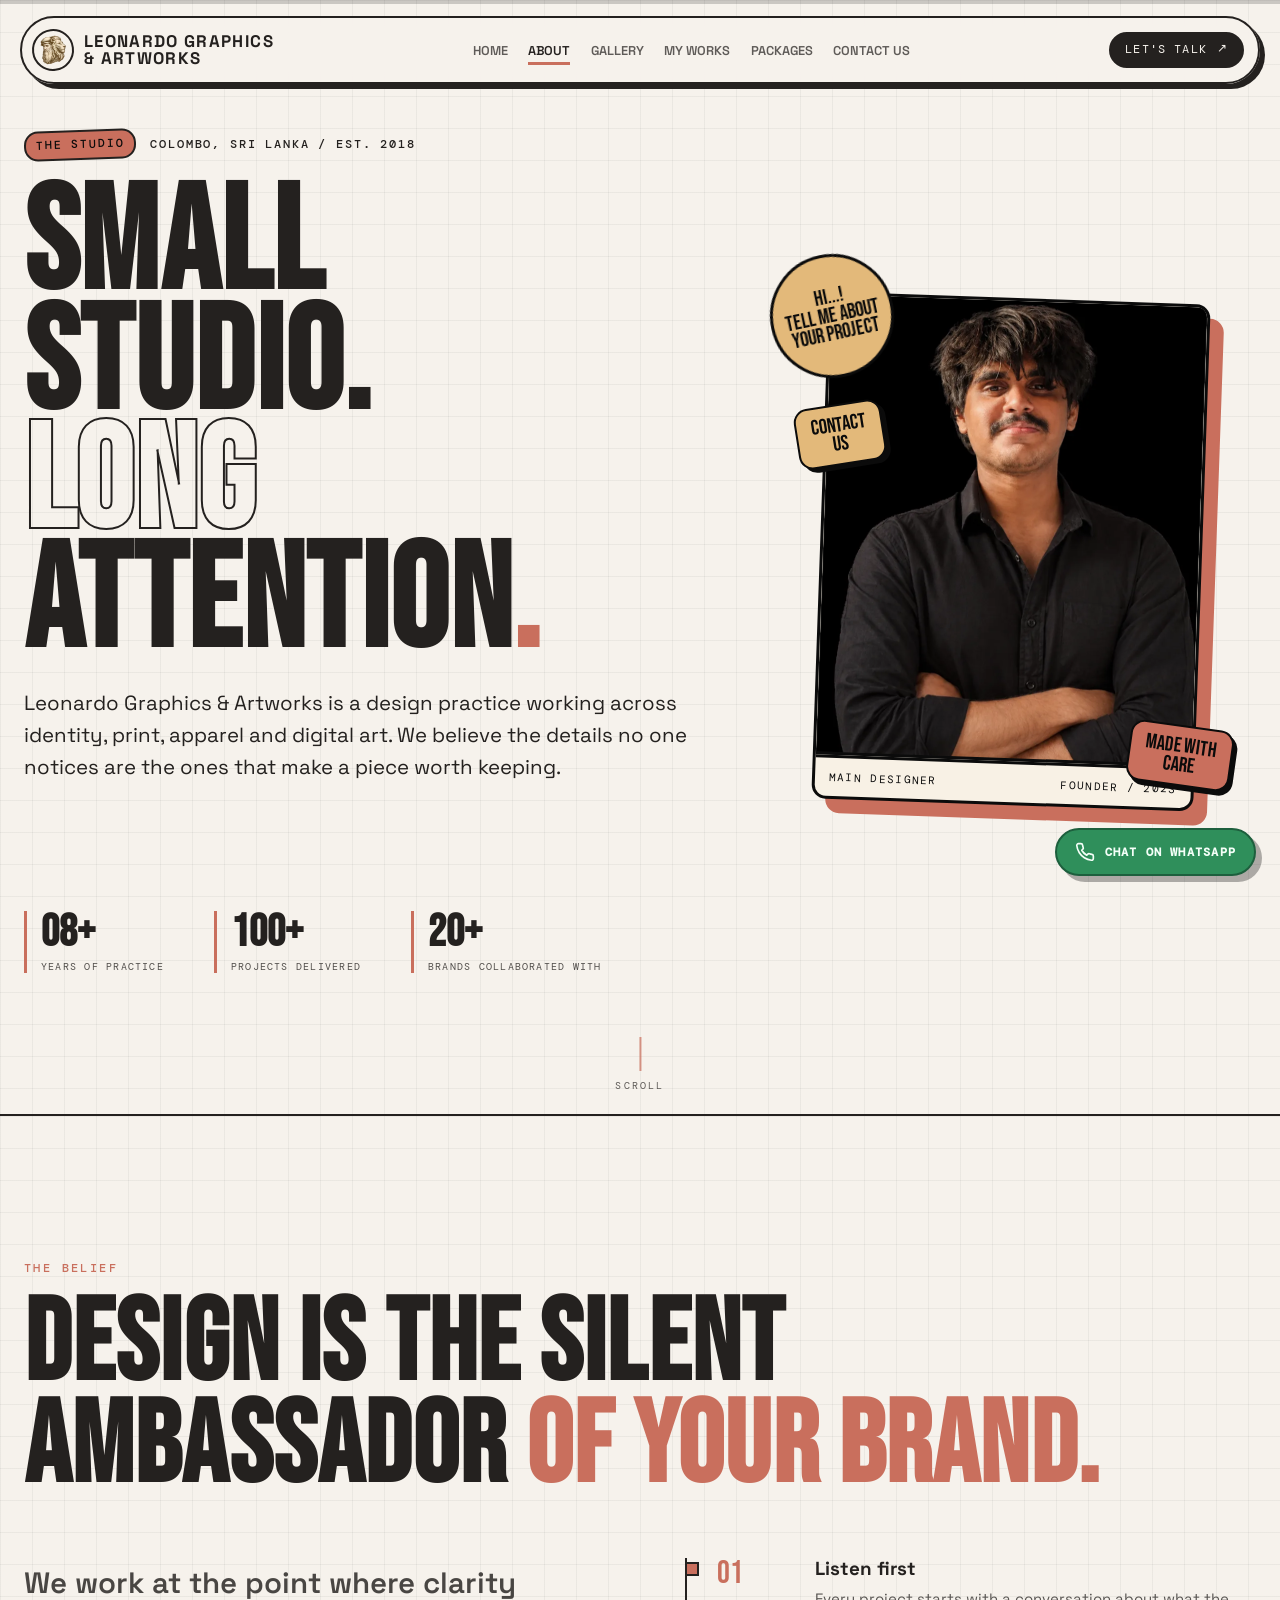
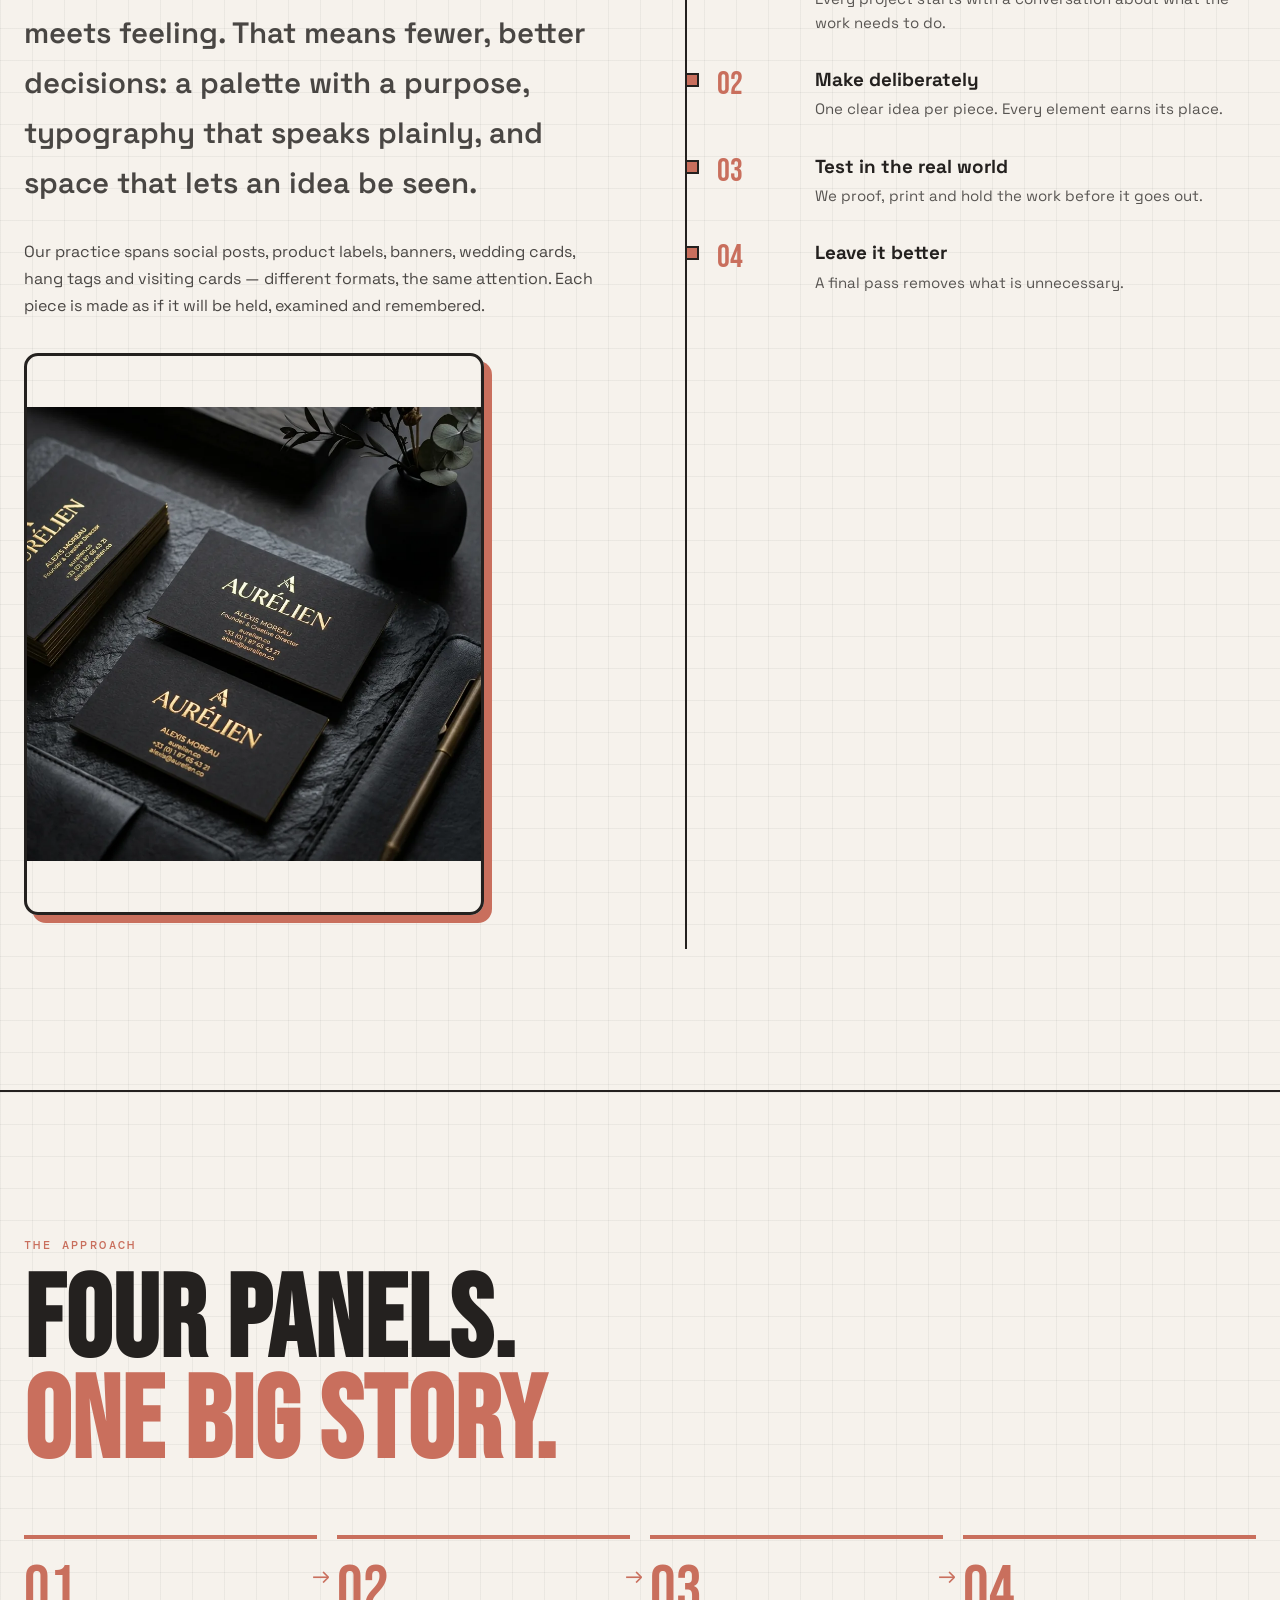
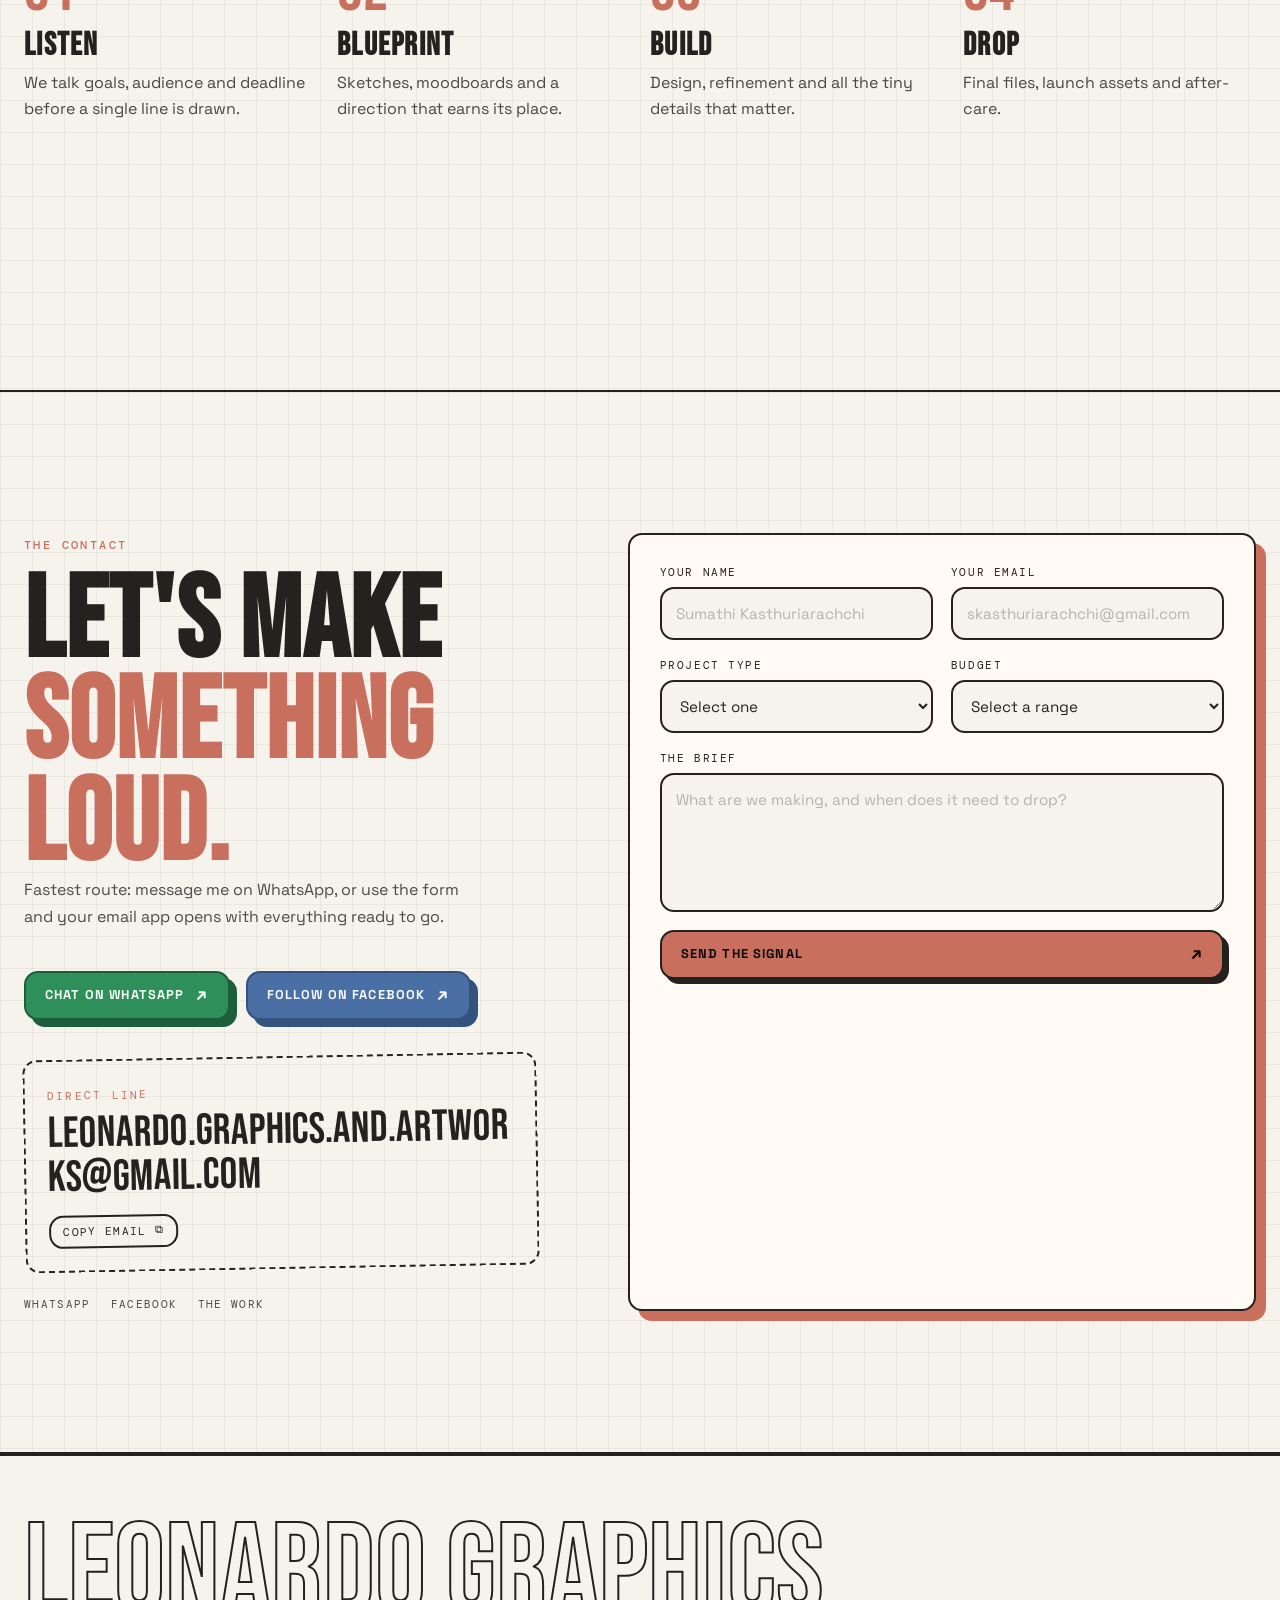
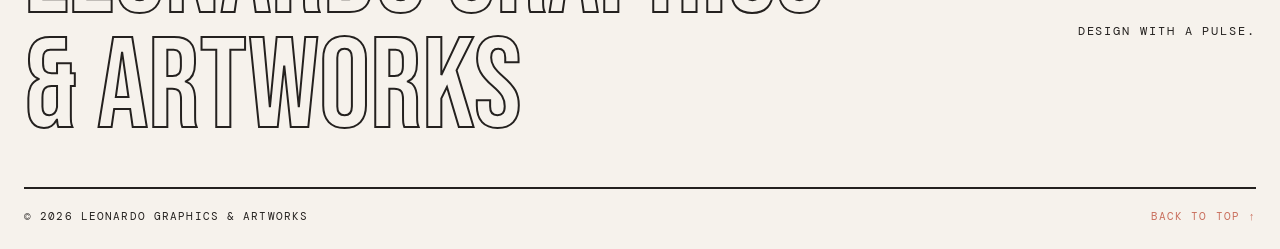
<file: studio.html>
<!doctype html>
<html lang="en" data-theme="red">
<head>
  <meta charset="utf-8">
  <meta name="viewport" content="width=device-width, initial-scale=1">
  <meta name="description" content="Inside the studio of Leonardo Graphics &amp; Artworks: a practice built on craft, restraint and quiet precision.">
  <meta name="theme-color" content="#f6f2ec">
  <title>The Studio — LEONARDO</title>
  <link rel="icon" type="image/webp" href="assets/images/mark.webp">
  <link rel="preconnect" href="https://fonts.googleapis.com">
  <link rel="preconnect" href="https://fonts.gstatic.com" crossorigin>
  <link href="https://fonts.googleapis.com/css2?family=Bebas+Neue&family=DM+Mono:wght@400;500&family=Space+Grotesk:wght@400;500;600;700&display=swap" rel="stylesheet">
  <link rel="stylesheet" href="css/template.css?v=2">
  <script src="js/main.js?v=2" defer></script>
</head>
<body>
  <a class="skip-link" href="#main">SKIP TO CONTENT</a>
  <div class="page-progress" aria-hidden="true"><span></span></div>

  <header class="nav" id="nav">
    <a class="logo" href="index.html" aria-label="Leonardo Graphics home">
      <img class="logo-mark" src="assets/images/mark.webp" alt="" width="42" height="42">
      <span class="logo-text">LEONARDO GRAPHICS <br> & ARTWORKS</span>
    </a>
    <nav class="nav-links" id="nav-links" aria-label="Main navigation">
      <a href="index.html" data-link="home">HOME</a>
      <a href="index.html#letter" data-link="letter" class="is-active">ABOUT</a>
      <a href="index.html#gallery" data-link="gallery">GALLERY</a>
      <a href="index.html#work" data-link="work">MY WORKS</a>
      <a href="index.html#packages" data-link="packages">PACKAGES</a>
      <a href="#contact" data-link="contact">CONTACT US</a>
    </nav>
    <a class="nav-cta" href="#contact">LET'S TALK <span>↗</span></a>
    <button class="menu-toggle" id="menu-toggle" type="button" aria-label="Open menu" aria-expanded="false" aria-controls="nav-links"><span></span><span></span></button>
  </header>

  <main id="main">
    <section class="chapter hero studio-hero" id="studio" data-theme="red" data-nav="letter">
      <div class="hero-grid">
        <div class="hero-copy">
          <div class="eyebrow reveal"><span class="issue-tag">THE STUDIO</span><span>COLOMBO, SRI LANKA / EST. 2018</span></div>
          <h1 class="hero-title reveal" style="--delay: 80ms"><span>SMALL STUDIO.</span><span class="outline">LONG</span><span>ATTENTION<i class="dot">.</i></span></h1>
          <p class="hero-sub reveal" style="--delay: 160ms">Leonardo Graphics &amp; Artworks is a design practice working across identity, print, apparel and digital art. We believe the details no one notices are the ones that make a piece worth keeping.</p>
          <div class="hero-actions reveal" style="--delay: 240ms"><a class="btn" href="#approach">OUR APPROACH <span>↘</span></a><a class="btn btn-ghost" href="index.html#gallery">SEE THE WORK <span>→</span></a></div>
          <div class="stats reveal" style="--delay: 320ms">
            <div><strong>08+</strong><span>YEARS OF PRACTICE</span></div>
            <div><strong>100+</strong><span>PROJECTS DELIVERED</span></div>
            <div><strong>20+</strong><span>BRANDS COLLABORATED WITH</span></div>
          </div>
        </div>
        <div class="hero-visual reveal" style="--delay: 200ms">
          <div class="burst" aria-hidden="true">Hi...!<br>Tell Me About Your Project</div>
          <div class="portrait-card">
            <img class="portrait-img portrait-img--thilina" src="assets/images/editor.webp" alt="Thilina, main designer at Leonardo Graphics &amp; Artworks" width="900" height="1100">
            <div class="portrait-caption"><span>MAIN DESIGNER</span><span>FOUNDER / 2023</span></div>
          </div>
          <div class="sticker sticker-one" aria-hidden="true">MADE WITH<br>CARE</div>
          <div class="sticker sticker-two" aria-hidden="true">CONTACT<br>US</div>
        </div>
      </div>
      <a class="scroll-cue" href="#manifesto" aria-label="Scroll to what we believe"><span></span>SCROLL</a>
    </section>

    <section class="chapter" id="manifesto" data-theme="violet" data-nav="letter">
      <div class="section-head reveal">
        <span class="chapter-no">THE BELIEF</span>
        <h2>DESIGN IS THE SILENT AMBASSADOR <em>OF YOUR BRAND.</em></h2>
      </div>
      <div class="career-grid">
        <div class="story reveal">
          <p class="lead">We work at the point where clarity meets feeling. That means fewer, better decisions: a palette with a purpose, typography that speaks plainly, and space that lets an idea be seen.</p>
          <p>Our practice spans social posts, product labels, banners, wedding cards, hang tags and visiting cards — different formats, the same attention. Each piece is made as if it will be held, examined and remembered.</p>
          <img class="editor-image" src="assets/images/gallery-01.webp" alt="Visual study from the studio archive" loading="lazy" width="900" height="900">
        </div>
        <ol class="timeline reveal" style="--delay: 120ms">
          <li><span class="year">01</span><div><h3>Listen first</h3><p>Every project starts with a conversation about what the work needs to do.</p></div></li>
          <li><span class="year">02</span><div><h3>Make deliberately</h3><p>One clear idea per piece. Every element earns its place.</p></div></li>
          <li><span class="year">03</span><div><h3>Test in the real world</h3><p>We proof, print and hold the work before it goes out.</p></div></li>
          <li><span class="year">04</span><div><h3>Leave it better</h3><p>A final pass removes what is unnecessary.</p></div></li>
        </ol>
      </div>
    </section>

    <section class="chapter" id="approach" data-theme="blue" data-nav="letter">
      <div class="section-head reveal">
        <span class="chapter-no">THE APPROACH</span>
        <h2>FOUR PANELS.<br><em>ONE BIG STORY.</em></h2>
      </div>
      <div class="process-steps">
        <div class="step reveal"><span>01</span><h3>LISTEN</h3><p>We talk goals, audience and deadline before a single line is drawn.</p></div>
        <div class="step reveal" style="--delay: 80ms"><span>02</span><h3>BLUEPRINT</h3><p>Sketches, moodboards and a direction that earns its place.</p></div>
        <div class="step reveal" style="--delay: 160ms"><span>03</span><h3>BUILD</h3><p>Design, refinement and all the tiny details that matter.</p></div>
        <div class="step reveal" style="--delay: 240ms"><span>04</span><h3>DROP</h3><p>Final files, launch assets and after-care.</p></div>
      </div>
    </section>

    <section class="chapter contact" id="contact" data-theme="black" data-nav="contact">
      <div class="contact-grid">
        <div class="contact-copy reveal">
          <span class="chapter-no">THE CONTACT</span>
          <h2>LET'S MAKE<br><em>SOMETHING LOUD.</em></h2>
          <p>Fastest route: message me on WhatsApp, or use the form and your email app opens with everything ready to go.</p>
          <div class="contact-buttons">
            <a class="btn whatsapp-cta" href="https://wa.me/94701117372?text=Hi%20Leonardo%2C%20I%27d%20like%20to%20discuss%20a%20design%20project." target="_blank" rel="noopener">CHAT ON WHATSAPP <span>↗</span></a>
            <a class="btn facebook-cta" href="https://www.facebook.com/profile.php?id=61586692315876" target="_blank" rel="noopener">FOLLOW ON FACEBOOK <span>↗</span></a>
          </div>
          <div class="direct-card">
            <span class="direct-label">DIRECT LINE</span>
            <a id="contactEmail" href="mailto:leonardo.graphics.and.artworks@gmail.com">leonardo.graphics.and.artworks@gmail.com</a>
            <button class="copy-btn" type="button" data-copy="contactEmail">COPY EMAIL <span>⧉</span></button>
          </div>
          <div class="social-row">
            <a href="https://wa.me/94701117372" target="_blank" rel="noopener">WHATSAPP</a>
            <a href="https://www.facebook.com/profile.php?id=61586692315876" target="_blank" rel="noopener">FACEBOOK</a>
            <a href="index.html#gallery">THE WORK</a>
          </div>
        </div>
        <form class="contact-form reveal" style="--delay: 120ms" id="contactForm">
          <div class="form-row">
            <label>YOUR NAME<input type="text" name="name" placeholder="Sumathi Kasthuriarachchi" required></label>
            <label>YOUR EMAIL<input type="email" name="email" placeholder="skasthuriarachchi@gmail.com" required></label>
          </div>
          <div class="form-row">
            <label>PROJECT TYPE
              <select name="project" required>
                <option value="" disabled selected>Select one</option>
                <option>Post Design</option>
                <option>Product Label Design</option>
                <option>Logo Design</option>
                <option>Wedding Card Design</option>
                <option>Or Something else</option>
              </select>
            </label>
            <label>BUDGET
              <select name="budget" required>
                <option value="" disabled selected>Select a range</option>
                <option>Under Rs.750</option>
                <option>Rs.750 — Rs.1,000</option>
                <option>Rs.1,000 — Rs.3,500</option>
                <option>Rs.3,500+</option>
              </select>
            </label>
          </div>
          <label>THE BRIEF<textarea name="message" rows="5" placeholder="What are we making, and when does it need to drop?" required></textarea></label>
          <button class="btn btn-send" type="submit">SEND THE SIGNAL <span>↗</span></button>
          <p class="form-status" id="formStatus" role="status" aria-live="polite"></p>
        </form>
      </div>
    </section>
  </main>

  <footer class="footer">
    <div class="footer-top"><span>LEONARDO GRAPHICS<br> & ARTWORKS</span><span>DESIGN WITH A PULSE.</span></div>
    <div class="footer-bottom"><span>© <span id="year">2026</span> LEONARDO GRAPHICS &amp; ARTWORKS</span><a href="#studio">BACK TO TOP ↑</a></div>
  </footer>

  <a class="whatsapp-float" href="https://wa.me/94701117372?text=Hi%20Leonardo%2C%20I%27d%20like%20to%20discuss%20a%20design%20project." target="_blank" rel="noopener" aria-label="Chat on WhatsApp">
    <svg viewBox="0 0 24 24" aria-hidden="true"><path d="M22 16.92v3a2 2 0 0 1-2.18 2 19.8 19.8 0 0 1-8.63-3.07 19.5 19.5 0 0 1-6-6A19.8 19.8 0 0 1 2.12 4.18 2 2 0 0 1 4.11 2h3a2 2 0 0 1 2 1.72c.13.96.37 1.9.72 2.81a2 2 0 0 1-.45 2.11L8.09 9.91a16 16 0 0 0 6 6l1.27-1.27a2 2 0 0 1 2.11-.45c.91.35 1.85.59 2.81.72A2 2 0 0 1 22 16.92z"/></svg>
    <span>CHAT ON WHATSAPP</span>
  </a>

</body>
</html>
</file>
<file: css/template.css>
*, *::before, *::after { box-sizing: border-box; }

:root {
  --display-font: "Bebas Neue", Impact, "Arial Narrow", sans-serif;
  --body-font: "Space Grotesk", Arial, sans-serif;
  --mono-font: "DM Mono", "Courier New", monospace;
  --radius: 14px;
}

html[data-theme="red"] { --bg: #f6f2ec; --ink: #24211f; --accent: #c96f5d; --accent-2: #e3b97a; --panel: #fffaf3; --line: #24211f; }
html[data-theme="violet"] { --bg: #26202f; --ink: #f4eef5; --accent: #c6a9dd; --accent-2: #e6a8b4; --panel: #332b3d; --line: #e9dff0; }
html[data-theme="blue"] { --bg: #14243a; --ink: #eef4fa; --accent: #86b6d4; --accent-2: #d7a8a0; --panel: #1d3049; --line: #d6e6f2; }
html[data-theme="lime"] { --bg: #e8eddf; --ink: #243027; --accent: #7d9a6a; --accent-2: #d2a679; --panel: #f7f8ef; --line: #243027; }
html[data-theme="orange"] { --bg: #ebd9c7; --ink: #2c251f; --accent: #b87352; --accent-2: #b8c39f; --panel: #f7ecdf; --line: #2c251f; }
html[data-theme="black"] { --bg: #161616; --ink: #f3eee5; --accent: #d0ad6d; --accent-2: #8fb8ad; --panel: #212121; --line: #e6ded2; }

html { scroll-behavior: smooth; scroll-padding-top: 100px; }

body {
  margin: 0;
  overflow-x: hidden;
  background: var(--bg);
  color: var(--ink);
  font-family: var(--body-font);
  font-kerning: normal;
  font-optical-sizing: auto;
  transition: background-color 0.75s ease, color 0.75s ease;
}

::selection { background: var(--accent); color: #0a0a0a; }
a { color: inherit; text-decoration: none; }
button, input, select, textarea { font: inherit; }
img { max-width: 100%; display: block; }
h1, h2, h3, p, ol, ul { margin-top: 0; }
h1, h2, h3 { text-wrap: balance; }
p { line-height: 1.65; }
.btn, .nav-cta, .copy-btn, .issue-tag, .sticker, .ribbon { line-height: 1; }
.btn span, .nav-cta span, .copy-btn span { display: inline-grid; place-items: center; transform: translateY(-1px); }
.logo { line-height: 1; }
.logo-text { display: inline-flex; align-items: flex-start; line-height: 1; }
.nav-links a { display: inline-flex; align-items: center; }
.stats strong, .price, .year, .step > span, .footer-top span:first-child, .article-title, .section-head h2, .contact-copy h2 { font-variant-numeric: tabular-nums; }

:focus-visible { outline: 3px solid var(--accent); outline-offset: 3px; }

.skip-link { position: fixed; top: 8px; left: 8px; z-index: 10001; padding: 10px 14px; border: 2px solid var(--ink); background: var(--panel); color: var(--ink); font-family: var(--mono-font); font-size: 0.7rem; letter-spacing: 0.1em; transform: translateY(-160%); }
.skip-link:focus { transform: translateY(0); }

.page-progress { position: fixed; inset: 0 0 auto; height: 4px; z-index: 10000; background: rgba(0, 0, 0, 0.18); }
.page-progress span { display: block; width: 0; height: 100%; background: var(--accent); transition: background-color 0.6s ease; }

.nav {
  position: fixed;
  top: 16px;
  left: 50%;
  transform: translateX(-50%);
  width: min(1240px, calc(100% - 32px));
  height: 68px;
  z-index: 9000;
  display: flex;
  align-items: center;
  justify-content: space-between;
  gap: 18px;
  padding: 0 14px 0 10px;
  border: 2px solid var(--ink);
  background: var(--bg);
  background: color-mix(in srgb, var(--bg) 88%, transparent);
  backdrop-filter: blur(14px);
  box-shadow: 5px 5px 0 var(--ink);
  transition: background-color 0.7s ease, border-color 0.7s ease, box-shadow 0.7s ease, transform 0.4s ease;
}
.nav.is-scrolled { transform: translateX(-50%) translateY(-3px) scale(0.985); }

.logo { display: flex; align-items: center; gap: 10px; flex: 0 0 auto; }
.logo-mark {
  width: 42px;
  height: 42px;
  flex: 0 0 auto;
  object-fit: cover;
  border: 2px solid var(--ink);
  border-radius: 50%;
  transform: rotate(-7deg);
  transition: transform 0.3s ease, border-color 0.6s ease;
}
.logo:hover .logo-mark { transform: rotate(0deg); }
.logo-text { font-weight: 700; font-size: 1.05rem; letter-spacing: 0.08em; }
.logo-text sup { font-size: 0.5rem; }

.nav-links { display: flex; align-items: center; gap: clamp(10px, 1.6vw, 24px); font-size: 0.8rem; font-weight: 600; }
.nav-links a { position: relative; padding: 6px 0; opacity: 0.72; transition: opacity 0.25s ease; }
.nav-links a::after { content: ""; position: absolute; left: 0; bottom: 0; width: 0; height: 3px; background: var(--accent); transition: width 0.25s ease, background-color 0.5s ease; }
.nav-links a:hover, .nav-links a.is-active { opacity: 1; }
.nav-links a:hover::after, .nav-links a.is-active::after { width: 100%; }

.nav-cta {
  display: inline-flex;
  align-items: center;
  gap: 10px;
  padding: 10px 14px;
  border: 2px solid var(--ink);
  background: var(--ink);
  color: var(--bg);
  font-family: var(--mono-font);
  font-size: 0.72rem;
  letter-spacing: 0.1em;
  transition: background-color 0.5s ease, color 0.5s ease, transform 0.25s ease;
}
.nav-cta:hover { background: var(--accent); color: #0b0b0b; transform: rotate(-2deg); }
.menu-toggle { display: none; flex-direction: column; justify-content: center; gap: 6px; width: 40px; height: 40px; border: 2px solid var(--ink); background: transparent; cursor: pointer; }
.menu-toggle span { display: block; width: 20px; height: 2px; margin: 0 auto; background: var(--ink); transition: transform 0.3s ease; }
.nav-open .menu-toggle span:first-child { transform: translateY(4px) rotate(45deg); }
.nav-open .menu-toggle span:last-child { transform: translateY(-4px) rotate(-45deg); }

.side-rail {
  position: fixed;
  left: 14px;
  top: 50%;
  z-index: 80;
  transform: translateY(-50%);
  writing-mode: vertical-rl;
  display: flex;
  align-items: center;
  gap: 14px;
  font-family: var(--mono-font);
  font-size: 0.66rem;
  letter-spacing: 0.24em;
  opacity: 0.75;
}
.side-rail i { width: 2px; height: 70px; background: var(--accent); }

.chapter {
  position: relative;
  isolation: isolate;
  min-height: 100vh;
  padding: clamp(100px, 11vw, 160px) 24px;
  background-color: var(--bg);
  background-image:
    linear-gradient(to right, color-mix(in srgb, var(--ink) 5%, transparent) 1px, transparent 1px),
    linear-gradient(to bottom, color-mix(in srgb, var(--ink) 5%, transparent) 1px, transparent 1px);
  background-size: 32px 32px;
  color: var(--ink);
  border-bottom: 2px solid var(--line);
  overflow: hidden;
  transition: background-color 0.75s ease, color 0.75s ease, border-color 0.75s ease;
}
.hero { display: flex; align-items: center; min-height: 100vh; padding-top: 130px; }
.hero-grid {
  position: relative;
  z-index: 1;
  width: min(1240px, 100%);
  margin: auto;
  display: grid;
  grid-template-columns: 1.15fr 0.85fr;
  gap: clamp(36px, 6vw, 90px);
  align-items: center;
}

.eyebrow { display: flex; flex-wrap: wrap; align-items: center; gap: 14px; font-family: var(--mono-font); font-size: 0.72rem; letter-spacing: 0.16em; font-weight: 500; }
.issue-tag { padding: 7px 10px; background: var(--accent); color: #0b0b0b; border: 2px solid var(--ink); transform: rotate(-2deg); }

.hero-title { margin: 26px 0 24px; font-family: var(--display-font); font-size: clamp(5rem, 11.4vw, 11rem); line-height: 0.82; letter-spacing: 0.01em; text-transform: uppercase; }
.hero-title span { display: block; animation: heroIn 0.8s cubic-bezier(0.2, 0.8, 0.2, 1) both; transform-origin: left bottom; }
.hero-title span:nth-child(2) { animation-delay: 0.1s; }
.hero-title span:nth-child(3) { animation-delay: 0.2s; }
.hero-title .outline { color: transparent; -webkit-text-stroke: 2px var(--ink); }
@supports not (-webkit-text-stroke: 1px black) {
  .hero-title .outline, .footer-top span:first-child { color: var(--ink); }
}
.hero-title .dot { color: var(--accent); font-style: normal; -webkit-text-stroke: 0; }

.hero-sub { max-width: 55ch; font-size: clamp(1rem, 1.6vw, 1.3rem); line-height: 1.55; opacity: 0.86; }
.hero-actions { display: flex; flex-wrap: wrap; gap: 18px; margin: 32px 0 46px; }

.btn {
  display: inline-flex;
  align-items: center;
  justify-content: center;
  gap: 12px;
  padding: 14px 19px;
  border: 2px solid var(--ink);
  background: var(--accent);
  color: #0a0a0a;
  box-shadow: 5px 5px 0 var(--ink);
  font-size: 0.8rem;
  font-weight: 700;
  letter-spacing: 0.09em;
  cursor: pointer;
  transition: transform 0.25s ease, box-shadow 0.25s ease, background-color 0.6s ease, border-color 0.6s ease;
}
.btn:hover { transform: translate(-3px, -3px); box-shadow: 8px 8px 0 var(--ink); }
.btn span { font-size: 1.1rem; }
.btn-ghost { background: transparent; color: var(--ink); }

.stats { display: flex; flex-wrap: wrap; gap: clamp(20px, 4vw, 50px); }
.stats div { display: flex; flex-direction: column; gap: 4px; padding-left: 14px; border-left: 3px solid var(--accent); }
.stats strong { font-family: var(--display-font); font-size: 2.8rem; line-height: 1; }
.stats span { font-family: var(--mono-font); font-size: 0.64rem; letter-spacing: 0.12em; opacity: 0.78; }

.hero-visual { position: relative; justify-self: center; width: min(100%, 430px); padding: 24px; }
.portrait-card { position: relative; border: 3px solid #0b0b0b; background: #f8f1e5; color: #0b0b0b; box-shadow: 14px 14px 0 var(--accent); transform: rotate(2deg); overflow: hidden; animation: cardFloat 6s ease-in-out infinite; }
.portrait-img { width: 100%; height: auto; object-fit: contain; background: #111; border-bottom: 3px solid #0b0b0b; }
.portrait-img--thilina { width: 100%; height: auto; aspect-ratio: 9 / 11; object-fit: contain; object-position: center; }
.portrait-caption { display: flex; justify-content: space-between; gap: 12px; padding: 12px 14px; border-top: 3px solid #0b0b0b; font-family: var(--mono-font); font-size: 0.68rem; letter-spacing: 0.12em; }

.burst {
  position: absolute;
  top: -20px;
  left: -26px;
  z-index: 6;
  width: 124px;
  height: 124px;
  display: grid;
  place-items: center;
  text-align: center;
  background: var(--accent-2);
  color: #0b0b0b;
  border: 3px solid #0b0b0b;
  clip-path: polygon(50% 0%, 61% 19%, 82% 10%, 80% 33%, 100% 40%, 82% 54%, 95% 74%, 71% 73%, 65% 100%, 48% 81%, 27% 96%, 28% 72%, 4% 68%, 20% 49%, 2% 34%, 26% 29%, 24% 7%, 44% 18%);
  font-family: var(--display-font);
  font-size: 1.3rem;
  line-height: 0.9;
  transform: rotate(-12deg);
  animation: burstPulse 2.6s ease-in-out infinite;
}
.sticker { position: absolute; z-index: 5; padding: 10px 14px; border: 2px solid #0b0b0b; background: var(--accent); color: #0b0b0b; font-family: var(--display-font); font-size: 1.3rem; line-height: 0.9; text-align: center; box-shadow: 4px 4px 0 #0b0b0b; }
.sticker-one { right: -6px; bottom: 42px; transform: rotate(8deg); animation: stickerFloat 4s ease-in-out infinite; }
.sticker-two { left: 0; top: 130px; background: var(--accent-2); transform: rotate(-9deg); animation: stickerFloatTwo 4.6s ease-in-out infinite; }

.scroll-cue { position: absolute; left: 50%; bottom: 22px; z-index: 2; transform: translateX(-50%); display: flex; flex-direction: column; align-items: center; gap: 8px; font-family: var(--mono-font); font-size: 0.62rem; letter-spacing: 0.22em; opacity: 0.72; }
.scroll-cue span { display: block; width: 2px; height: 34px; background: var(--accent); animation: scrollLine 1.8s ease-in-out infinite; }

.marquee { position: relative; z-index: 3; overflow: hidden; padding: 12px 0; background: var(--accent); color: #0b0b0b; border-block: 2px solid #0b0b0b; font-family: var(--display-font); font-size: clamp(1.5rem, 3vw, 2.5rem); letter-spacing: 0.08em; transform: rotate(-1deg) scale(1.02); transition: background-color 0.7s ease; }
.marquee-track { display: flex; width: max-content; animation: marquee 24s linear infinite; }
.marquee-track span { white-space: nowrap; }

.section-head { position: relative; z-index: 1; width: min(1240px, 100%); margin: 0 auto 60px; }
.chapter-no { font-family: var(--mono-font); font-size: 0.75rem; letter-spacing: 0.2em; color: var(--accent); font-weight: 500; }
.section-head h2, .contact-copy h2 { margin: 18px 0 0; font-family: var(--display-font); font-size: clamp(3.6rem, 9vw, 8.5rem); line-height: 0.88; letter-spacing: 0.01em; text-transform: uppercase; }
.section-head em, .contact-copy em { font-style: normal; color: var(--accent); transition: color 0.6s ease; }

.career-grid { position: relative; z-index: 1; width: min(1240px, 100%); margin: auto; display: grid; grid-template-columns: 1fr 1fr; gap: clamp(40px, 7vw, 90px); }
.lead { margin-top: 0; font-size: clamp(1.35rem, 2.3vw, 2.1rem); font-weight: 600; line-height: 1.25; }
.story p { max-width: 58ch; line-height: 1.7; opacity: 0.82; }
.editor-image { width: min(100%, 460px); height: auto; aspect-ratio: 9 / 11; object-fit: contain; object-position: center; margin: 34px 0; border: 3px solid var(--line); box-shadow: 8px 8px 0 var(--accent); }
.editor-caption { display: flex; flex-wrap: wrap; align-items: baseline; justify-content: space-between; gap: 12px; width: min(100%, 460px); margin: -18px 0 34px; padding: 12px 14px; border: 2px solid var(--line); background: var(--panel); box-shadow: 6px 6px 0 var(--accent); }
.editor-caption strong { font-family: var(--display-font); font-size: 1.8rem; line-height: 1; letter-spacing: 0.04em; }
.editor-caption span { font-family: var(--mono-font); font-size: 0.68rem; letter-spacing: 0.12em; opacity: 0.8; }
.skills { display: flex; flex-wrap: wrap; gap: 10px; margin-top: 34px; }
.skills span { padding: 8px 12px; border: 2px solid var(--line); font-family: var(--mono-font); font-size: 0.68rem; letter-spacing: 0.08em; transition: transform 0.25s ease, background-color 0.25s ease; }
.skills span:hover { transform: rotate(-2deg) translateY(-3px); background: var(--accent); color: #0b0b0b; border-color: var(--accent); }

.timeline { list-style: none; margin: 0; padding: 0 0 0 6px; border-left: 2px solid var(--line); }
.timeline li { position: relative; display: grid; grid-template-columns: 78px 1fr; gap: 20px; padding: 0 0 34px 24px; }
.timeline li:last-child { padding-bottom: 0; }
.timeline li::before { content: ""; position: absolute; left: -8px; top: 4px; width: 14px; height: 14px; background: var(--accent); border: 2px solid var(--ink); transition: background-color 0.5s ease, border-color 0.5s ease; }
.year { font-family: var(--display-font); font-size: 2rem; line-height: 1; color: var(--accent); }
.timeline h3 { margin: 0 0 6px; font-size: 1.18rem; line-height: 1.2; }
.timeline p { margin: 0; line-height: 1.6; opacity: 0.75; font-size: 0.94rem; }

.work-grid { position: relative; z-index: 1; width: min(1240px, 100%); margin: auto; display: grid; grid-template-columns: repeat(3, 1fr); gap: 26px; }
.work-card, .related-card { display: block; border: 2px solid var(--ink); background: var(--panel); color: inherit; box-shadow: 7px 7px 0 var(--ink); cursor: pointer; transition: transform 0.35s ease, box-shadow 0.35s ease, background-color 0.6s ease, border-color 0.6s ease; }
.work-card:hover, .work-card:focus-visible, .related-card:hover { transform: translate(-5px, -7px) rotate(-1deg); box-shadow: 12px 14px 0 var(--accent); }
.work-art, .related-image { position: relative; aspect-ratio: 4 / 3; display: grid; place-items: center; overflow: hidden; border-bottom: 2px solid var(--ink); background: #111; }
.work-art img, .related-image img { width: 100%; height: 100%; object-fit: contain; }
.work-art::after { content: ""; position: absolute; inset: 0; background: linear-gradient(180deg, rgba(0,0,0,0.28), rgba(0,0,0,0.12) 50%, rgba(0,0,0,0.55)); pointer-events: none; }
.work-art i { position: absolute; top: 12px; right: 14px; z-index: 2; font-family: var(--mono-font); font-style: normal; color: #fff; }
/* Gallery grid: square 1:1 cards, full artwork visible, no crop or hover zoom */
.journal-grid .work-art { width: 100%; height: auto; aspect-ratio: 1 / 1; }
.journal-grid .work-art img { width: 100%; height: 100%; max-width: 100%; max-height: 100%; object-fit: contain; object-position: center; transform: none !important; }
.journal-grid .work-art::after { display: none; }
.journal-grid .work-card:hover .work-art img,
.journal-grid .work-card:focus-visible .work-art img { transform: none !important; }
.journal-grid .work-art i { padding: 3px 7px; border: 1px solid var(--ink); background: var(--panel); color: var(--ink); text-shadow: none; }
.work-info { display: grid; grid-template-columns: minmax(0, 1fr) auto; grid-template-areas: "title arrow" "meta arrow"; align-items: center; column-gap: 12px; padding: 18px 20px 20px; }
.work-info h3 { grid-area: title; margin: 0 0 5px; font-family: var(--display-font); font-size: 2rem; letter-spacing: 0.03em; line-height: 1.05; }
.work-info p { grid-area: meta; margin: 0; font-family: var(--mono-font); font-size: 0.7rem; letter-spacing: 0.06em; line-height: 1.4; opacity: 0.75; }
.arrow { grid-area: arrow; font-size: 1.5rem; line-height: 1; color: var(--accent); }

.packages-grid { position: relative; z-index: 1; width: min(1240px, 100%); margin: auto; display: grid; grid-template-columns: minmax(0, 1fr); justify-items: center; align-items: stretch; --fan-step: clamp(120px, 14vw, 210px); padding: 34px 0 56px; }
.package { --fan-x: 0px; --fan-y: 0px; --fan-rotate: 0deg; --lift: 0px; grid-area: 1 / 1; z-index: var(--fan-z, 1); position: relative; width: min(360px, 78vw); aspect-ratio: 5 / 7; display: flex; flex-direction: column; padding: 24px 22px; border: 2px solid var(--ink); background: var(--panel); color: var(--ink); box-shadow: 8px 8px 0 var(--ink); transform: translate(var(--fan-x), calc(var(--fan-y) - var(--lift))) rotate(var(--fan-rotate)); transform-origin: 50% 50%; will-change: transform; transition: transform 0.85s cubic-bezier(0.2, 0.8, 0.2, 1) var(--delay, 0ms), box-shadow 0.35s ease, background-color 0.6s ease; }
.package:nth-child(1) { --stack-x: 0px; --stack-y: 0px; --stack-rotate: 0deg; --fan-x: 0px; --fan-y: 0px; --fan-rotate: 0deg; --fan-z: 5; }
.package:nth-child(2) { --stack-x: 0px; --stack-y: 0px; --stack-rotate: 0deg; --fan-x: calc(var(--fan-step) * -2); --fan-y: 16px; --fan-rotate: -10deg; --fan-z: 1; }
.package:nth-child(3) { --stack-x: 0px; --stack-y: 0px; --stack-rotate: 0deg; --fan-x: calc(var(--fan-step) * -1); --fan-y: 6px; --fan-rotate: -5deg; --fan-z: 3; }
.package:nth-child(4) { --stack-x: 0px; --stack-y: 0px; --stack-rotate: 0deg; --fan-x: calc(var(--fan-step) * 1); --fan-y: 6px; --fan-rotate: 5deg; --fan-z: 3; }
.package:nth-child(5) { --stack-x: 0px; --stack-y: 0px; --stack-rotate: 0deg; --fan-x: calc(var(--fan-step) * 2); --fan-y: 16px; --fan-rotate: 10deg; --fan-z: 1; }
.js .packages-grid:not(.is-dealt) .package { --fan-x: var(--stack-x); --fan-y: var(--stack-y); --fan-rotate: var(--stack-rotate); }
.packages-grid.is-dealt .package:hover, .packages-grid.is-dealt .package:focus-visible { --lift: 30px; --fan-rotate: 0deg; z-index: 20; box-shadow: 14px 18px 0 var(--accent); }
.package.featured { background: var(--accent); color: #0b0b0b; box-shadow: 12px 12px 0 #0b0b0b; }
.package-no { font-family: var(--mono-font); font-size: 0.7rem; letter-spacing: 0.16em; }
.package-icon { position: absolute; top: 16px; right: 18px; z-index: 3; width: 30px; height: 30px; display: grid; place-items: center; border: 2px solid var(--ink); border-radius: 50%; background: var(--bg); color: var(--accent); transform: rotate(9deg); transition: transform 0.6s cubic-bezier(0.22, 1, 0.36, 1), background-color 0.6s ease, color 0.6s ease; }
.package-icon svg { width: 16px; height: 16px; fill: none; stroke: currentColor; stroke-width: 1.8; stroke-linecap: round; stroke-linejoin: round; }
.package:hover .package-icon, .package:focus-visible .package-icon { transform: rotate(0deg) scale(1.08); }
.package.featured .package-icon { background: var(--accent-2); color: #0b0b0b; }
.package h3 { margin: 12px 0 8px; font-family: var(--display-font); font-size: clamp(2.4rem, 3.4vw, 3.4rem); line-height: 0.88; letter-spacing: 0.02em; }
.price { margin: 0; font-family: var(--display-font); font-size: 2.4rem; line-height: 1; }
.price span { margin-left: 8px; font-family: var(--mono-font); font-size: 0.72rem; letter-spacing: 0.06em; }
.package-line { height: 2px; margin: 14px 0; background: currentColor; opacity: 0.35; }
.package ul { flex: 1; list-style: none; margin: 0 0 18px; padding: 0; }
.package li { position: relative; padding: 6px 0 6px 24px; font-size: 0.86rem; line-height: 1.35; }
.package li::before { content: "✦"; position: absolute; left: 0; color: var(--accent); }
.package.featured li::before { color: #0b0b0b; }
.btn-full { width: 100%; justify-content: space-between; }
.package .btn { padding: 11px 14px; font-size: 0.72rem; }
.ribbon { position: absolute; top: -18px; right: 16px; padding: 7px 12px; background: #0b0b0b; color: #fff; font-family: var(--mono-font); font-size: 0.68rem; letter-spacing: 0.12em; transform: rotate(3deg); }
.packages-note { position: relative; z-index: 1; margin: 48px auto 0; text-align: center; font-family: var(--mono-font); font-size: 0.78rem; letter-spacing: 0.08em; opacity: 0.8; }

.process-steps { position: relative; z-index: 1; width: min(1240px, 100%); margin: auto; display: grid; grid-template-columns: repeat(4, 1fr); gap: 20px; }
.step { position: relative; padding-top: 20px; border-top: 4px solid var(--accent); }
.step::before { content: "→"; position: absolute; right: -13px; top: 22px; font-size: 1.4rem; color: var(--accent); }
.step:last-child::before { display: none; }
.step > span { display: block; font-family: var(--display-font); font-size: 4rem; line-height: 1; color: var(--accent); }
.step h3 { margin: 6px 0 8px; font-family: var(--display-font); font-size: 2rem; letter-spacing: 0.04em; line-height: 1.05; }
.step p { margin: 0; line-height: 1.6; opacity: 0.82; }

.contact-grid { position: relative; z-index: 1; width: min(1240px, 100%); margin: auto; display: grid; grid-template-columns: 0.9fr 1.1fr; gap: clamp(40px, 7vw, 90px); }
.contact-copy > p { max-width: 44ch; line-height: 1.7; opacity: 0.8; }
.contact-copy .btn { margin-top: 24px; }
.direct-card { margin-top: 36px; padding: 22px; border: 2px dashed var(--line); transform: rotate(-1deg); }
.direct-label { font-family: var(--mono-font); font-size: 0.7rem; letter-spacing: 0.2em; color: var(--accent); }
.direct-card a { display: block; margin: 8px 0 16px; font-family: var(--display-font); font-size: clamp(1.8rem, 3.4vw, 3.2rem); line-height: 1; overflow-wrap: anywhere; }
.copy-btn { padding: 9px 12px; border: 2px solid var(--ink); background: transparent; color: var(--ink); font-family: var(--mono-font); font-size: 0.7rem; letter-spacing: 0.12em; cursor: pointer; transition: background-color 0.25s ease, color 0.25s ease; }
.copy-btn:hover { background: var(--accent); color: #0b0b0b; }
.social-row { display: flex; flex-wrap: wrap; gap: 20px; margin-top: 28px; font-family: var(--mono-font); font-size: 0.7rem; letter-spacing: 0.12em; opacity: 0.8; }
.social-row a:hover { color: var(--accent); }

.contact-form { padding: 30px; border: 2px solid var(--ink); background: var(--panel); color: var(--ink); box-shadow: 10px 10px 0 var(--accent); transition: background-color 0.6s ease, border-color 0.6s ease; }
.form-row { display: grid; grid-template-columns: 1fr 1fr; gap: 18px; }
label { display: flex; flex-direction: column; align-items: stretch; gap: 8px; margin-bottom: 18px; font-family: var(--mono-font); font-size: 0.7rem; letter-spacing: 0.14em; }
input, select, textarea { width: 100%; margin-top: 0; padding: 14px; border: 2px solid var(--ink); border-radius: 0; background: var(--bg); color: var(--ink); font-family: var(--body-font); font-size: 0.95rem; line-height: 1.4; outline: none; transition: box-shadow 0.2s ease, transform 0.2s ease, background-color 0.6s ease; }
select { min-height: 52px; }
textarea { min-height: 132px; resize: vertical; }
input::placeholder, textarea::placeholder { opacity: 0.5; }
input:focus, select:focus, textarea:focus { transform: translate(-2px, -2px); box-shadow: 4px 4px 0 var(--accent); }
.btn-send { width: 100%; justify-content: space-between; }
.form-status { min-height: 1.4em; margin: 14px 0 0; font-family: var(--mono-font); font-size: 0.76rem; color: var(--accent); }

.article-chapter { min-height: auto; padding-top: 180px; }
.article-shell { position: relative; z-index: 1; width: min(1000px, 100%); margin: auto; text-align: center; }
.article-title { margin: 28px 0 22px; font-family: var(--display-font); font-size: clamp(4rem, 10vw, 9rem); line-height: 0.86; letter-spacing: 0.01em; text-transform: uppercase; }
.article-deck { max-width: 66ch; margin: 0 auto; font-size: clamp(1rem, 1.6vw, 1.25rem); line-height: 1.6; opacity: 0.85; }
.article-meta { display: flex; align-items: center; justify-content: center; flex-wrap: wrap; gap: 14px; margin-top: 34px; font-family: var(--mono-font); font-size: 0.72rem; letter-spacing: 0.08em; }
.byline-avatar { width: 44px; height: 44px; object-fit: cover; object-position: center 15%; border: 2px solid var(--ink); border-radius: 50%; }
.article-meta strong { display: block; font-size: 0.8rem; }
.article-meta span { opacity: 0.78; }
.meta-divider { width: 1px; height: 24px; background: var(--line); }
.article-meta a { margin-left: 12px; color: var(--accent); }
.article-hero { margin: 54px auto 0; width: min(1000px, 100%); }
.article-hero img { width: 100%; height: auto; object-fit: contain; border: 2px solid var(--ink); box-shadow: 8px 8px 0 var(--accent); }
.article-hero figcaption { margin-top: 14px; font-family: var(--mono-font); font-size: 0.7rem; letter-spacing: 0.14em; opacity: 0.75; text-transform: uppercase; }

.article-body-chapter { min-height: auto; }
.article-layout { position: relative; z-index: 1; width: min(1180px, 100%); margin: auto; display: grid; grid-template-columns: 200px minmax(0, 760px); gap: clamp(36px, 6vw, 80px); align-items: start; }
.article-aside { position: sticky; top: 120px; }
.article-aside nav { margin-top: 20px; }
.article-toc-list { display: flex; flex-direction: column; gap: 12px; margin: 0; padding: 0; list-style: none; }
.article-aside nav a { font-family: var(--mono-font); font-size: 0.72rem; line-height: 1.4; opacity: 0.72; transition: opacity 0.25s ease, transform 0.25s ease; }
.article-aside nav a:hover, .article-aside nav a.active { opacity: 1; color: var(--accent); transform: translateX(4px); }
.aside-back { display: inline-block; margin-top: 34px; font-family: var(--mono-font); font-size: 0.7rem; opacity: 0.8; }
.aside-back:hover { color: var(--accent); }

.article-body p { margin-bottom: 26px; font-size: clamp(1rem, 1.35vw, 1.1rem); line-height: 1.82; }
.article-lead { font-size: clamp(1.2rem, 1.8vw, 1.4rem) !important; font-weight: 600; line-height: 1.55 !important; }
.article-lead::first-letter { float: left; margin: 4px 12px 0 0; color: var(--accent); font-family: var(--display-font); font-size: 4.4rem; line-height: 0.78; }
.article-body h2 { margin: 58px 0 20px; font-family: var(--display-font); font-size: clamp(2.2rem, 4vw, 3rem); line-height: 1; color: var(--accent); scroll-margin-top: 120px; }
.article-quote { margin: 48px 0; padding: 22px 24px; border: 3px solid var(--accent); background: var(--panel); box-shadow: 6px 6px 0 var(--ink); transform: rotate(-1deg); }
.article-quote p { margin: 0; font-size: clamp(1.3rem, 2.4vw, 1.7rem); line-height: 1.4; font-weight: 600; }
.article-quote cite { display: block; margin-top: 16px; font-family: var(--mono-font); font-size: 0.7rem; font-style: normal; letter-spacing: 0.16em; opacity: 0.75; text-transform: uppercase; }
.article-figure { margin: 48px 0; }
.article-figure img { width: 100%; height: auto; object-fit: contain; border: 2px solid var(--ink); }
.article-figure figcaption { margin-top: 10px; font-family: var(--mono-font); font-size: 0.7rem; opacity: 0.75; }
.article-list { margin: 0 0 32px; padding-left: 22px; }
.article-list li { margin-bottom: 10px; line-height: 1.7; }
.article-list li::marker { color: var(--accent); }
.article-end { position: relative; z-index: 1; width: min(760px, 100%); margin: 70px auto 0; }
.article-share { display: flex; justify-content: space-between; align-items: center; gap: 20px; padding: 16px 0; border-block: 2px solid var(--line); font-family: var(--mono-font); font-size: 0.72rem; letter-spacing: 0.1em; }
.article-share button { border: 0; background: transparent; color: var(--accent); font-family: var(--mono-font); font-size: 0.72rem; letter-spacing: 0.1em; cursor: pointer; }
.next-story { display: block; margin-top: 34px; padding: 28px; border: 2px solid var(--ink); background: var(--panel); box-shadow: 7px 7px 0 var(--accent); transition: transform 0.3s ease; }
.next-story:hover { transform: translate(-4px, -4px); }
.next-story strong { display: block; margin-top: 10px; font-family: var(--display-font); font-size: clamp(2rem, 4vw, 2.8rem); line-height: 1; }
.related-card .story-meta { margin: 16px 20px 0; font-family: var(--mono-font); font-size: 0.7rem; color: var(--accent); text-transform: uppercase; }
.related-card h3 { margin: 8px 20px 18px; font-family: var(--display-font); font-size: 2rem; line-height: 1.05; }

.footer { padding: 60px 24px 26px; background: var(--bg); color: var(--ink); border-top: 2px solid var(--line); transition: background-color 0.75s ease, color 0.75s ease; }
.footer-top, .footer-bottom { width: min(1240px, 100%); margin: auto; display: flex; align-items: center; justify-content: space-between; gap: 20px; }
.footer-top span:first-child { font-family: var(--display-font); font-size: clamp(3rem, 10vw, 8rem); line-height: 0.9; color: transparent; -webkit-text-stroke: 2px var(--ink); }
.footer-top span:last-child { font-family: var(--mono-font); font-size: 0.75rem; letter-spacing: 0.16em; }
.footer-bottom { margin-top: 40px; padding-top: 20px; border-top: 2px solid var(--line); font-family: var(--mono-font); font-size: 0.7rem; letter-spacing: 0.1em; }
.footer-bottom a { color: var(--accent); }

.js .reveal { opacity: 0; transform: translateY(38px); transition: opacity 0.75s cubic-bezier(0.2, 0.8, 0.2, 1), transform 0.75s cubic-bezier(0.2, 0.8, 0.2, 1); transition-delay: var(--delay, 0ms); }
.js .reveal.is-visible { opacity: 1; transform: none; }
.js .work-card.reveal.is-visible:hover, .js .work-card.reveal.is-visible:focus-visible { transform: translate(-5px, -7px) rotate(-1deg); }
.js .packages-grid .package.reveal { transform: translate(var(--fan-x), calc(var(--fan-y) - var(--lift))) rotate(var(--fan-rotate)); transition: opacity 0.6s ease, transform 0.6s cubic-bezier(0.22, 1, 0.36, 1), box-shadow 0.4s ease, background-color 0.6s ease; }
.js .packages-grid.is-dealt .package.reveal { animation: cardPop 1.15s cubic-bezier(0.22, 1, 0.36, 1) var(--delay, 0ms) backwards; }

@keyframes marquee { to { transform: translateX(-50%); } }
@keyframes heroIn { from { opacity: 0; transform: translateY(55px) rotate(-4deg); } to { opacity: 1; transform: none; } }
@keyframes cardFloat { 0%, 100% { transform: rotate(2deg) translateY(0); } 50% { transform: rotate(1deg) translateY(-12px); } }
@keyframes burstPulse { 0%, 100% { transform: rotate(-12deg) scale(1); } 50% { transform: rotate(-8deg) scale(1.08); } }
@keyframes stickerFloat { 0%, 100% { transform: rotate(8deg) translateY(0); } 50% { transform: rotate(5deg) translateY(-9px); } }
@keyframes stickerFloatTwo { 0%, 100% { transform: rotate(-9deg) translateY(0); } 50% { transform: rotate(-5deg) translateY(8px); } }
@keyframes scrollLine { 0%, 100% { transform: scaleY(0.4); transform-origin: top; } 50% { transform: scaleY(1); transform-origin: top; } }
@keyframes cardPop {
  0% { transform: translate(0px, 0px) rotate(0deg); opacity: 0; }
  70% { transform: translate(calc(var(--fan-x) * 1.08), var(--fan-y)) rotate(var(--fan-rotate)); opacity: 1; }
  100% { transform: translate(var(--fan-x), var(--fan-y)) rotate(var(--fan-rotate)); opacity: 1; }
}
@keyframes cardStackIn {
  0% { transform: translateY(44px) scale(0.96); opacity: 0; }
  100% { transform: none; opacity: 1; }
}

@media (max-width: 1100px) {
  .side-rail { display: none; }
  .nav-links { gap: 12px; font-size: 0.74rem; }
}

@media (max-width: 980px) {
  .hero-grid, .career-grid, .contact-grid { grid-template-columns: 1fr; }
  .hero-visual { order: -1; width: min(100%, 380px); }
  .hero-title { font-size: clamp(4.5rem, 13vw, 8rem); }
  .work-grid { grid-template-columns: repeat(2, 1fr); }
  .packages-grid { grid-template-columns: 1fr; gap: 34px; padding: 0; }
  .package { grid-area: auto; width: 100%; aspect-ratio: auto; transform: none; }
  .js .packages-grid .package.reveal, .js .packages-grid:not(.is-dealt) .package, .packages-grid.is-dealt .package:hover, .packages-grid.is-dealt .package:focus-visible { transform: none; --lift: 0px; --fan-rotate: 0deg; }
  .js .packages-grid.is-dealt .package.reveal { animation: cardStackIn 0.9s cubic-bezier(0.22, 1, 0.36, 1) var(--delay, 0ms) backwards; }
  .process-steps { grid-template-columns: repeat(2, 1fr); gap: 34px 20px; }
  .step:nth-child(2)::before { display: none; }
  .article-layout { grid-template-columns: minmax(0, 760px); }
  .article-aside { display: none; }
}

@media (max-width: 680px) {
  html { scroll-padding-top: 82px; }
  .nav { top: 10px; height: 60px; width: calc(100% - 20px); }
  .nav-links { position: absolute; top: 62px; left: -2px; right: -2px; display: none; flex-direction: column; align-items: flex-start; gap: 16px; padding: 20px; background: var(--bg); border: 2px solid var(--ink); box-shadow: 5px 5px 0 var(--ink); }
  .nav-open .nav-links { display: flex; }
  .nav-links a { font-size: 0.95rem; opacity: 1; }
  .menu-toggle { display: flex; }
  .nav-cta { padding: 8px 10px; }
  .chapter { padding: 96px 18px; }
  .hero { padding-top: 110px; }
  .hero-title { font-size: clamp(3.9rem, 16vw, 6.5rem); }
  .hero-actions { gap: 14px; }
  .btn { padding: 12px 15px; }
  .stats { gap: 18px; }
  .stats strong { font-size: 2.2rem; }
  .stats div { flex: 1 1 120px; }
  .hero-visual { padding: 18px; }
  .burst { width: 100px; height: 100px; font-size: 1.1rem; left: -16px; top: -10px; }
  .sticker { font-size: 1rem; padding: 8px 10px; }
  .section-head h2, .contact-copy h2 { font-size: clamp(3rem, 14vw, 5.5rem); }
  .work-grid { grid-template-columns: 1fr; }
  .form-row { grid-template-columns: 1fr; gap: 0; }
  .contact-form { padding: 22px; }
  .process-steps { grid-template-columns: 1fr; }
  .step::before { display: none; }
  .article-chapter { padding-top: 130px; }
  .article-title { font-size: clamp(3rem, 13vw, 5.5rem); }
  .article-quote { transform: none; }
  .footer-top, .footer-bottom { flex-direction: column; align-items: flex-start; }
}

@media (prefers-reduced-motion: reduce) {
  html { scroll-behavior: auto; }
  *, *::before, *::after { animation-duration: 0.001ms !important; animation-iteration-count: 1 !important; transition-duration: 0.001ms !important; }
  .js .reveal { opacity: 1; transform: none; }
  .js .packages-grid.is-dealt .package.reveal { animation: none; }
}

.nav,
.nav-links,
.nav-cta,
.menu-toggle,
.btn,
.issue-tag,
.sticker,
.ribbon,
.skills span,
.copy-btn,
.direct-card,
.portrait-card,
.editor-image,
.work-card,
.related-card,
.package,
.contact-form,
input,
select,
textarea,
.article-hero img,
.article-quote,
.article-figure img,
.next-story,
.article-share button {
  border-radius: var(--radius);
}
.work-card, .related-card { overflow: hidden; }
.work-art, .related-image { border-radius: var(--radius) var(--radius) 0 0; }
.burst { clip-path: none; border-radius: 50%; }

.whatsapp-cta { background: #2f8f5b; color: #f4fff8; border-color: #1d5f3d; box-shadow: 7px 7px 0 #1d5f3d; }
.whatsapp-cta:hover { border-color: #1d5f3d; box-shadow: 10px 10px 0 #1d5f3d; }
.whatsapp-float {
  position: fixed;
  right: 24px;
  bottom: 24px;
  z-index: 10001;
  display: inline-flex;
  align-items: center;
  gap: 10px;
  padding: 12px 18px;
  border: 2px solid #1d5f3d;
  border-radius: 999px;
  background: #2f8f5b;
  color: #f4fff8;
  font-family: var(--mono-font);
  font-size: 0.76rem;
  font-weight: 700;
  letter-spacing: 0.1em;
  box-shadow: 6px 6px 0 rgba(0, 0, 0, 0.3);
  transition: transform 0.25s ease, box-shadow 0.25s ease;
}
.whatsapp-float svg { width: 20px; height: 20px; fill: none; stroke: currentColor; stroke-width: 2; stroke-linecap: round; stroke-linejoin: round; }
.whatsapp-float:hover, .whatsapp-float:focus-visible { transform: translate(-3px, -3px); box-shadow: 9px 9px 0 rgba(0, 0, 0, 0.3); }
@media (max-width: 600px) {
  .whatsapp-float { right: 14px; bottom: 14px; padding: 12px; }
  .whatsapp-float span { display: none; }
}

.package.featured { background: var(--panel); color: var(--ink); box-shadow: 8px 8px 0 var(--ink); }
.package.featured:hover { box-shadow: 12px 14px 0 var(--accent); }
.package.featured li::before { color: var(--accent); }

.nav { border-radius: 999px; }
.nav-cta, .menu-toggle { border-radius: 999px; }
@media (max-width: 680px) {
  .nav-links { border-radius: 22px; }
}

.contact-buttons { display: flex; flex-wrap: wrap; gap: 16px; }
.facebook-cta { background: #4a6fa5; color: #f6f9ff; border-color: #33527d; box-shadow: 7px 7px 0 #33527d; }
.facebook-cta:hover { border-color: #33527d; box-shadow: 10px 10px 0 #33527d; }

.context-tape {
  position: fixed;
  top: 0;
  left: -5%;
  z-index: 10002;
  width: 110%;
  padding: 13px 0;
  text-align: center;
  font-family: var(--mono-font);
  font-size: 0.78rem;
  font-weight: 700;
  letter-spacing: 0.2em;
  text-transform: uppercase;
  background: repeating-linear-gradient(135deg, #f4d000 0 16px, #0b0b0b 16px 32px);
  border-block: 3px solid #0b0b0b;
  box-shadow: 0 8px 0 rgba(0, 0, 0, 0.25);
  opacity: 0;
  transform: translateY(-120%) rotate(-1.2deg);
  pointer-events: none;
  transition: opacity 0.25s ease, transform 0.5s cubic-bezier(0.2, 0.8, 0.2, 1);
}
.context-tape.is-visible { opacity: 1; transform: translateY(0) rotate(-1.2deg); }
.context-tape span { display: inline-block; padding: 7px 14px; border: 2px solid #f4d000; background: #0b0b0b; color: #f4d000; }

@media (max-width: 680px) {
  .context-tape { font-size: 0.62rem; letter-spacing: 0.12em; padding: 10px 0; }
}

.back-to-top {
  position: fixed;
  right: 24px;
  bottom: 88px;
  z-index: 10001;
  width: 52px;
  height: 52px;
  display: grid;
  place-items: center;
  padding: 0;
  border: 0;
  border-radius: 50%;
  background: var(--ink);
  color: var(--bg);
  cursor: pointer;
  opacity: 0;
  transform: translateY(18px) scale(0.9);
  pointer-events: none;
  transition: opacity 0.35s ease, transform 0.35s ease, background-color 0.6s ease, color 0.6s ease;
}
.back-to-top.is-visible { opacity: 1; transform: none; pointer-events: auto; }
.back-top-ring { position: absolute; inset: -4px; width: calc(100% + 8px); height: calc(100% + 8px); transform: rotate(-90deg); overflow: visible; }
.back-top-ring circle { fill: none; stroke-width: 3; }
.back-top-track { stroke: color-mix(in srgb, var(--ink) 22%, transparent); }
.back-top-progress { stroke: var(--accent); stroke-linecap: round; transition: stroke-dashoffset 0.15s linear, stroke 0.6s ease; }
.back-top-arrow { font-family: var(--display-font); font-size: 1.5rem; line-height: 1; }
.back-to-top:hover, .back-to-top:focus-visible { background: var(--accent); color: #0b0b0b; transform: translateY(-4px); }

@media (max-width: 600px) {
  .back-to-top { right: 14px; bottom: 76px; width: 46px; height: 46px; }
}
</file>
